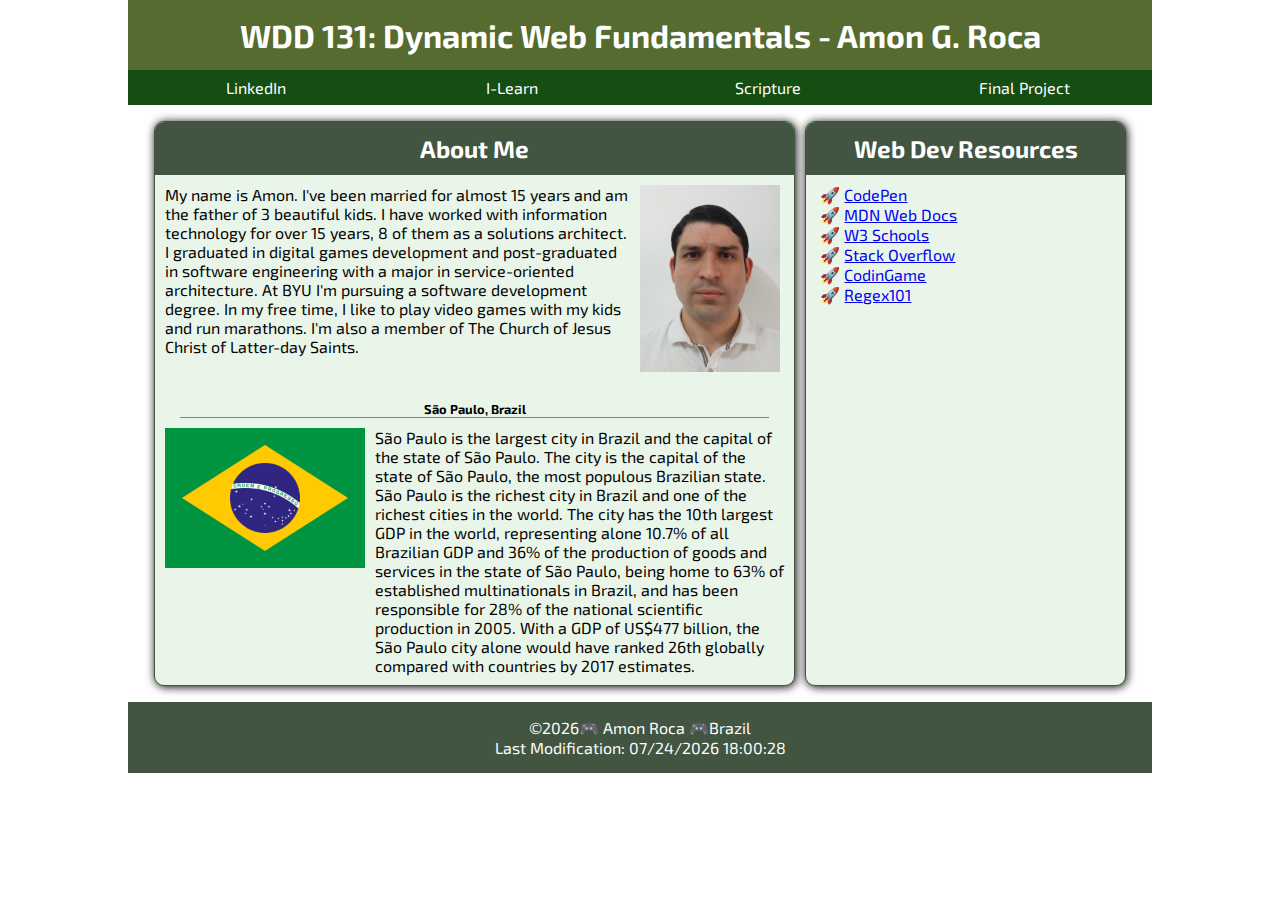
<file: index.html>
<!DOCTYPE html>
<html lang="en-US">
<head>
    <meta charset="UTF-8">
    <meta name="viewport" content="width=device-width, initial-scale=1.0">
    <title>WDD 131 - Dynamic Web Fundamentals - Amon Goes Roca</title>
    <meta name="description" content="WDD 131 - Dynamic Web Fundamentals Amon Goes Roca course assignment portal">
    <meta name="author" content="Amon Roca">
    <link rel="preconnect" href="https://fonts.googleapis.com">
    <link rel="preconnect" href="https://fonts.gstatic.com" crossorigin>
    <link href="https://fonts.googleapis.com/css2?family=Exo+2&display=swap" rel="stylesheet">
    <link rel="stylesheet" href="styles/base.css">
    <script src="scripts/getdates.js" defer></script>
</head>
<body>
    <header>
        <h1>WDD 131: Dynamic Web Fundamentals - Amon G. Roca</h1>
        <nav>
            <ul>
                <li><a href="https://www.linkedin.com/in/amon-roca-57b1b630/">LinkedIn</a></li>
                <li><a href="https://byui.instructure.com/">I-Learn</a></li>
                <li><a href="https://www.churchofjesuschrist.org/study/scriptures/bofm/alma/48?lang=eng&id=p17#p17">Scripture</a></li>
                <li><a href="#">Final Project</a></li>
            </ul>
        </nav>
    </header>
    <main>
        <div class="parent">
            <section>
                <h2>About Me</h2>
                <p class="photo">
                    <span>
                        My name is Amon. I've been married for almost 15 years and am the father of 3 beautiful kids. I have worked with 
                        information technology for over 15 years, 8 of them as a solutions architect. I graduated in digital games development 
                        and post-graduated in software engineering with a major in service-oriented architecture. At BYU I'm pursuing a software 
                        development degree. In my free time, I like to play video games with my kids and run marathons. I'm also a member of The Church of Jesus Christ of Latter-day Saints.
                    </span>
                    <span><img src="images/amon-picture.png" alt="Photo of Amon"></span>
                </p>
                <h3>São Paulo, Brazil</h3>
                <p class="flag">
                    <span><img src="images/brazil-flag.png" alt="Flag of Brazil"></span>
                    <span>
                        São Paulo is the largest city in Brazil and the capital of the state of São Paulo. The city is the capital of the state of São Paulo, the most populous Brazilian state.
                        São Paulo is the richest city in Brazil and one of the richest cities in the world. The city has the 10th largest GDP in the world, representing alone 10.7% of all Brazilian GDP 
                        and 36% of the production of goods and services in the state of São Paulo, being home to 63% of established multinationals in Brazil, and has been responsible for 28% of the national scientific production in 2005. 
                        With a GDP of US$477 billion, the São Paulo city alone would have ranked 26th globally compared with countries by 2017 estimates.
                    </span>
                </p>
            </section>
            <section>
                <h2>Web Dev Resources</h2>
                <ul class="styled">
                    <li>
                        <a href="https://codepen.io/pen/">CodePen</a>
                    </li>
                    <li>
                        <a href="https://developer.mozilla.org/en-US/docs/Web/JavaScript">MDN Web Docs</a>
                    </li>
                    <li>
                        <a href="https://www.w3schools.com/cssref/index.php">W3 Schools</a>
                    </li>
                    <li>
                        <a href="https://stackoverflow.com/">Stack Overflow</a>
                    </li>
                    <li>
                        <a href="https://www.codingame.com/training">CodinGame</a>
                    </li>
                    <li>
                        <a href="https://regex101.com/">Regex101</a>
                    </li>
                </ul>
            </section>
        </div>
    </main>
    <footer>
        <p>
            <span id="year"></span> 
            <span>&#127918; Amon Roca &#127918;</span>
            <span>Brazil</span>
        </p>
        <span id="lastModified"></span>
    </footer>
</body>
</html>
</file>
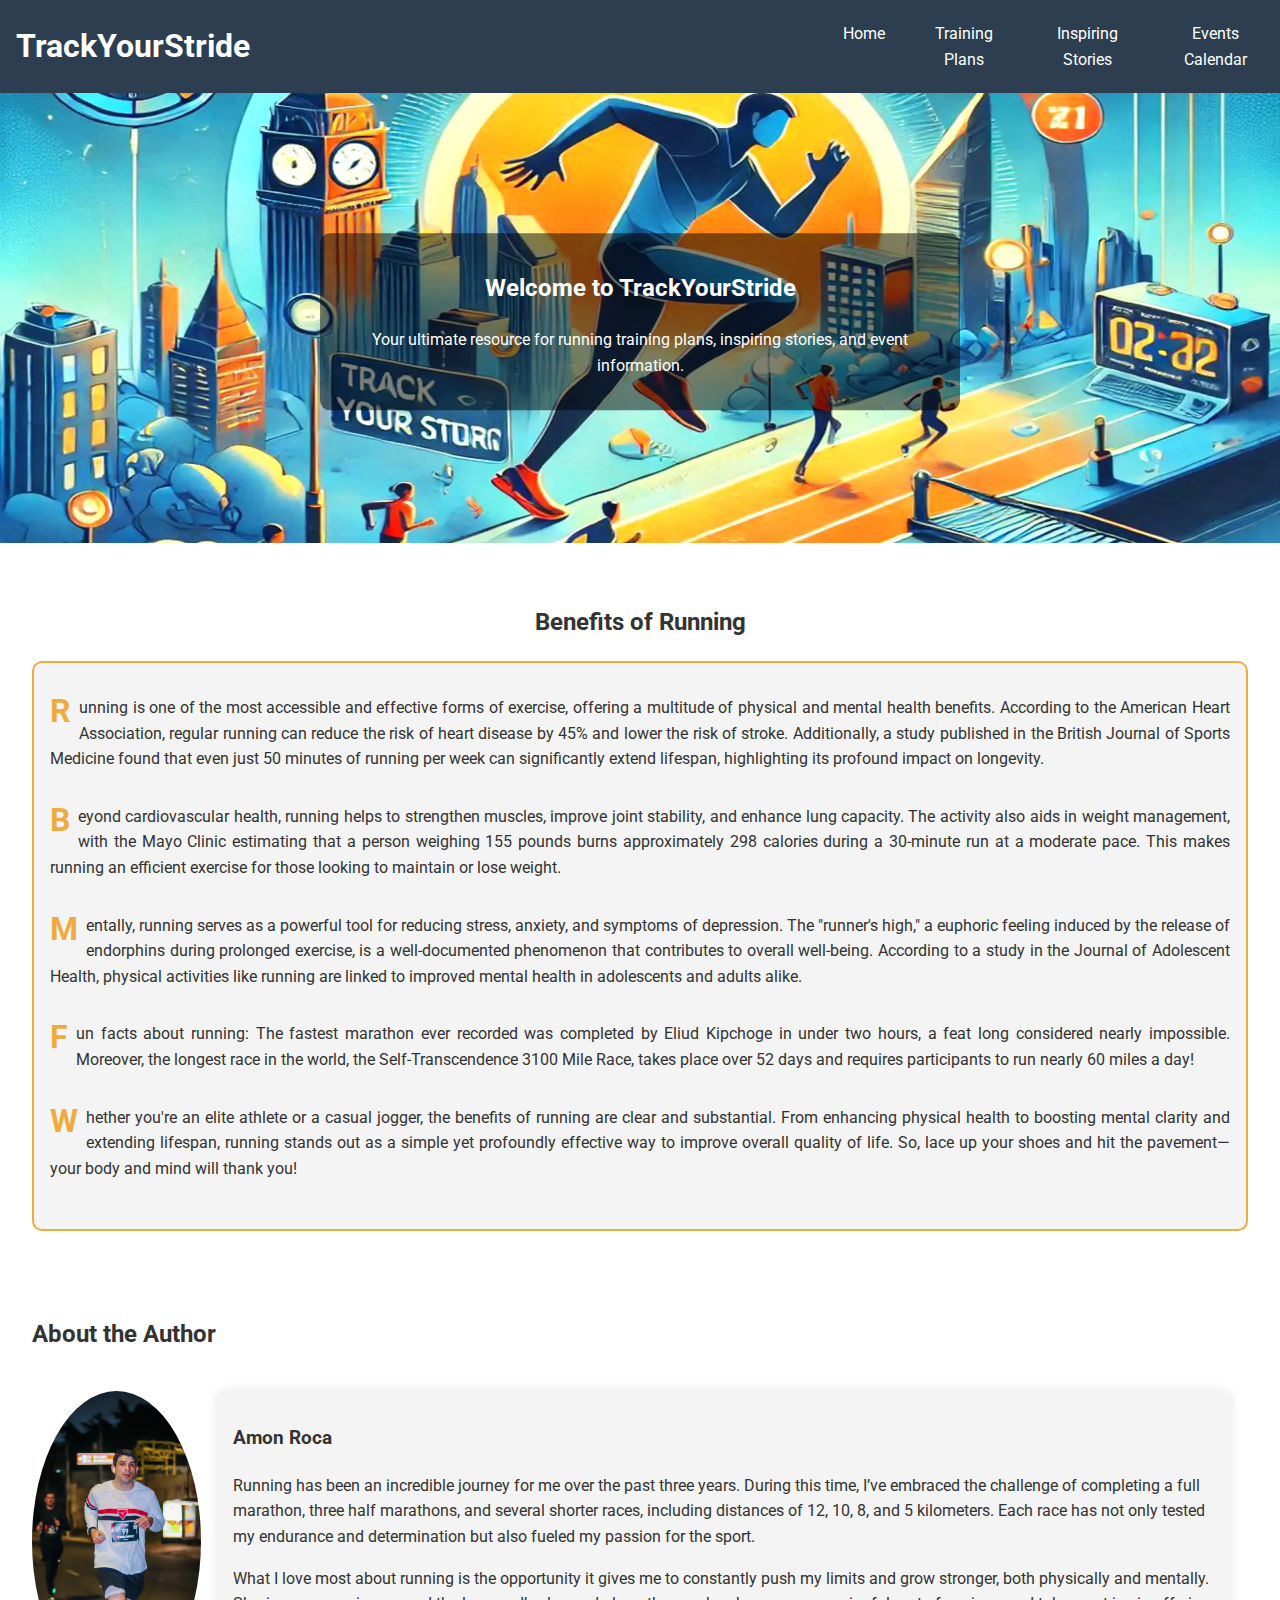
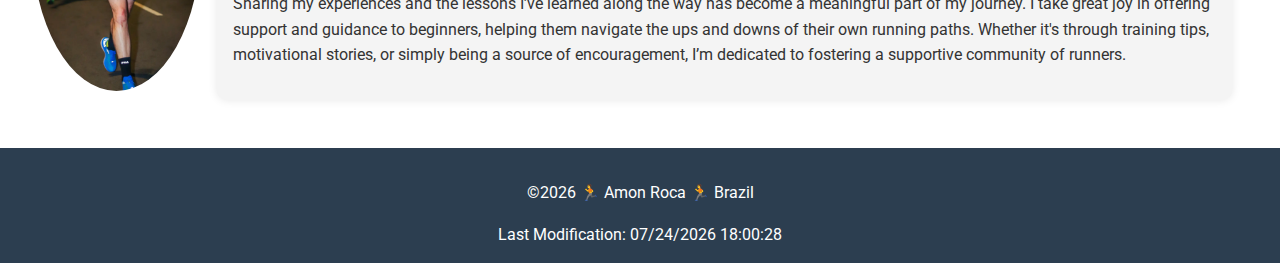
<file: project/index.html>
<!DOCTYPE html>
<html lang="en">
<head>
    <meta charset="UTF-8">
    <meta name="viewport" content="width=device-width, initial-scale=1.0">
    <meta name="description" content="TrackYourStride Home Page">
    <meta name="author" content="Amon Roca">
    <title>TrackYourStride - Home</title>
    <link rel="preconnect" href="https://fonts.googleapis.com">
    <link rel="preconnect" href="https://fonts.gstatic.com" crossorigin>
    <link href="https://fonts.googleapis.com/css2?family=Roboto:ital,wght@0,100;0,300;0,400;0,500;0,700;0,900;1,100;1,300;1,400;1,500;1,700;1,900&display=swap" rel="stylesheet">
    <link rel="stylesheet" href="styles/styles.css">
    <link rel="stylesheet" href="styles/styles-larger.css">
    <script src="scripts/trackyourstride.js" defer></script>
</head>
<body>
    <header>
        <div class="nav-container">
            <h1>TrackYourStride</h1>
            <button id="menu-button" aria-label="Menu">&#9776;</button>
        </div>
        <nav id="navigation" class="hidden">
            <ul>
                <li><a href="index.html">Home</a></li>
                <li><a href="training.html">Training Plans</a></li>
                <li><a href="stories.html">Inspiring Stories</a></li>
                <li><a href="events.html">Events Calendar</a></li>
            </ul>
        </nav>
    </header>
    <main>
        <section class="hero">
            <img src="images/hero-image-color-scheme.webp" alt="Hero Image" loading="lazy">
            <div class="hero-text">
                <h2>Welcome to TrackYourStride</h2>
                <p>Your ultimate resource for running training plans, inspiring stories, and event information.</p>
            </div>
        </section>
        <section class="benefits">
            <h2>Benefits of Running</h2>
            <div class="benefits-card">
                <p>Running is one of the most accessible and effective forms of exercise, offering a multitude of physical and mental health benefits. According to the American Heart Association, regular running can reduce the risk of heart disease by 45% and lower the risk of stroke. Additionally, a study published in the British Journal of Sports Medicine found that even just 50 minutes of running per week can significantly extend lifespan, highlighting its profound impact on longevity.</p>
                <p>Beyond cardiovascular health, running helps to strengthen muscles, improve joint stability, and enhance lung capacity. The activity also aids in weight management, with the Mayo Clinic estimating that a person weighing 155 pounds burns approximately 298 calories during a 30-minute run at a moderate pace. This makes running an efficient exercise for those looking to maintain or lose weight.</p>
                <p>Mentally, running serves as a powerful tool for reducing stress, anxiety, and symptoms of depression. The "runner's high," a euphoric feeling induced by the release of endorphins during prolonged exercise, is a well-documented phenomenon that contributes to overall well-being. According to a study in the Journal of Adolescent Health, physical activities like running are linked to improved mental health in adolescents and adults alike.</p>
                <p>Fun facts about running: The fastest marathon ever recorded was completed by Eliud Kipchoge in under two hours, a feat long considered nearly impossible. Moreover, the longest race in the world, the Self-Transcendence 3100 Mile Race, takes place over 52 days and requires participants to run nearly 60 miles a day!</p>
                <p>Whether you're an elite athlete or a casual jogger, the benefits of running are clear and substantial. From enhancing physical health to boosting mental clarity and extending lifespan, running stands out as a simple yet profoundly effective way to improve overall quality of life. So, lace up your shoes and hit the pavement—your body and mind will thank you!</p>
            </div>
        </section>
        <section class="about-author">
            <h2>About the Author</h2>
            <div class="author-container">
                <div class="author-image">
                    <img src="images/author-profile.webp" alt="Author Image">
                </div>
                <div class="author-description">
                    <div class="card">
                        <h3>Amon Roca</h3>
                        <p>Running has been an incredible journey for me over the past three years. During this time, I’ve embraced the challenge of completing a full marathon, three half marathons, and several shorter races, including distances of 12, 10, 8, and 5 kilometers. Each race has not only tested my endurance and determination but also fueled my passion for the sport.</p>
                        <p>What I love most about running is the opportunity it gives me to constantly push my limits and grow stronger, both physically and mentally. Sharing my experiences and the lessons I’ve learned along the way has become a meaningful part of my journey. I take great joy in offering support and guidance to beginners, helping them navigate the ups and downs of their own running paths. Whether it's through training tips, motivational stories, or simply being a source of encouragement, I’m dedicated to fostering a supportive community of runners.</p>
                    </div>
                </div>
            </div>
        </section>
    </main>
    <footer>
        <p>
            <span id="year"></span> 
            <span>&#127939; Amon Roca &#127939;</span>
            <span>Brazil</span>
        </p>
        <span id="lastModified"></span>
    </footer>
</body>
</html>
</file>
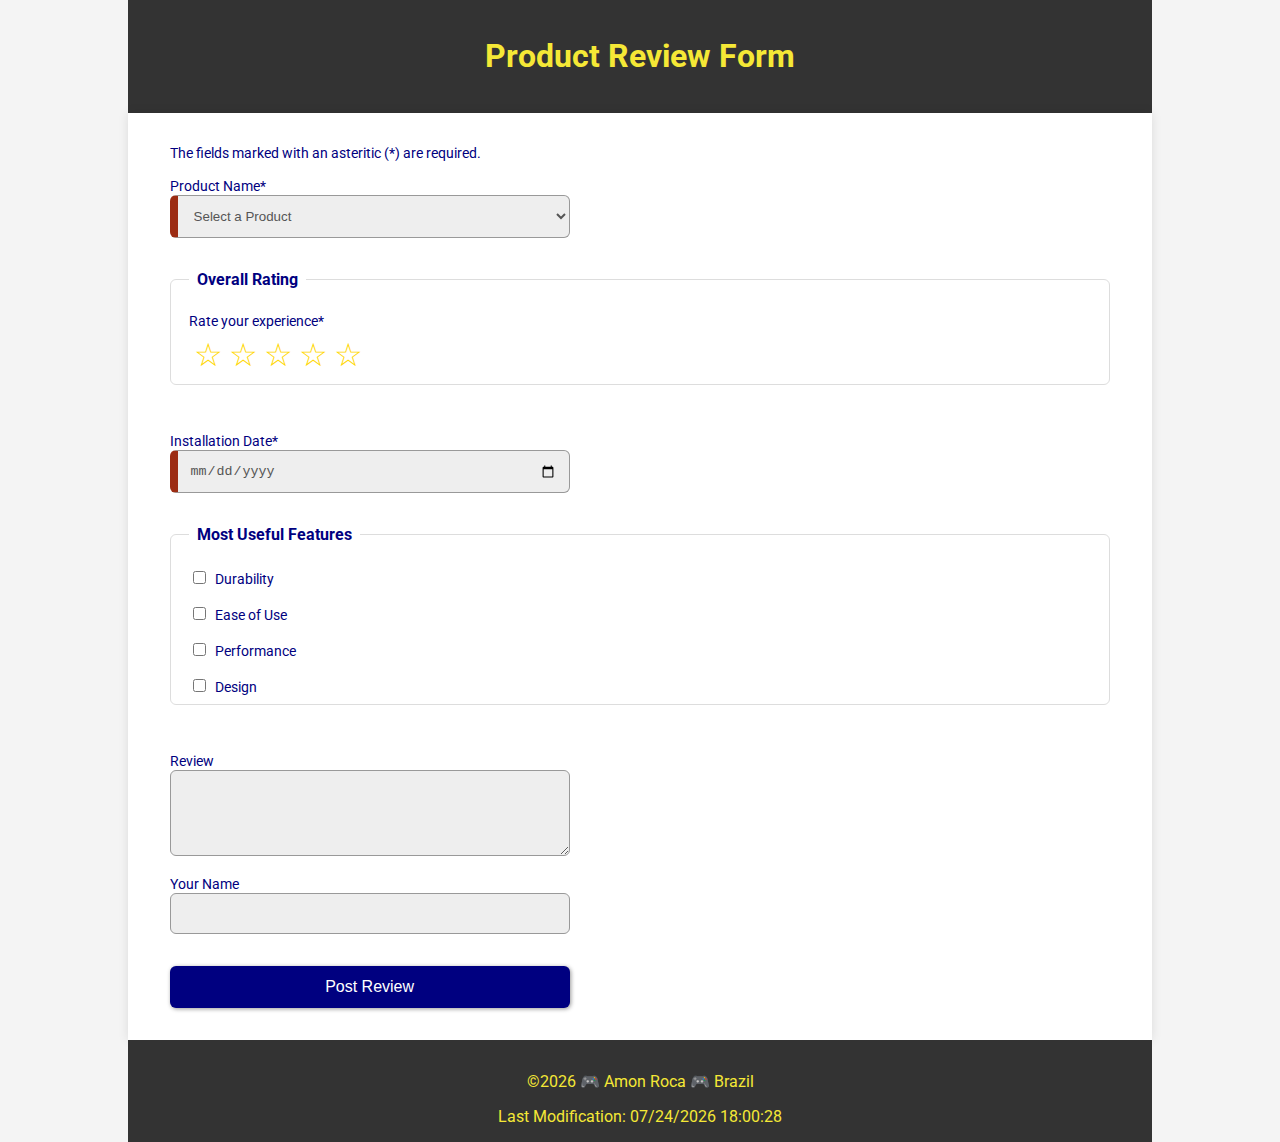
<file: form.html>
<!DOCTYPE html>
<html lang="en">
<head>
    <meta charset="UTF-8">
    <meta name="viewport" content="width=device-width, initial-scale=1.0">
    <meta name="description" content="Form to review and rate a given product">
    <meta name="author" content="Amon Roca">
    <title>Product Review Form</title>
    <link rel="preconnect" href="https://fonts.googleapis.com">
    <link rel="preconnect" href="https://fonts.gstatic.com" crossorigin>
    <link href="https://fonts.googleapis.com/css2?family=Roboto:ital,wght@0,100;0,300;0,400;0,500;0,700;0,900;1,100;1,300;1,400;1,500;1,700;1,900&display=swap" rel="stylesheet">
    <link rel="stylesheet" href="styles/form.css">
    <script src="scripts/form.js" defer></script>
</head>
<body>
    <header>
        <h1>Product Review Form</h1>
    </header>
    <main>
        <form id="product-review-form" method="get" action="review.html" class="prf">
            <label>The fields marked with an asteritic (*) are required.</label>
            <label for="product-list">Product Name*</label>
            <select id="product-list" name="product-list" required>
                <option value="" selected disabled>Select a Product</option>
            </select>

            <fieldset>
                <legend>Overall Rating</legend>
                <label id="fivestar-label">Rate your experience*</label>
                <div class="stars">
                    <input type="radio" id="fivestar" name="stars" value="5" required><label for="fivestar"></label>
                    <input type="radio" id="fourstar" name="stars" value="4" required><label for="fourstar"></label>
                    <input type="radio" id="threestar" name="stars" value="3" required><label for="threestar"></label>
                    <input type="radio" id="twostar" name="stars" value="2" required><label for="twostar"></label>
                    <input type="radio" id="onestar" name="stars" value="1" required><label for="onestar"></label>
                </div>
            </fieldset>

            <label for="installation-date">Installation Date*</label>
            <input type="date" id="installation-date" name="installation-date" required>

            <fieldset>
                <legend>Most Useful Features</legend>
                <label><input type="checkbox" name="features" value="Durability"> Durability</label>
                <label><input type="checkbox" name="features" value="Ease of Use"> Ease of Use</label>
                <label><input type="checkbox" name="features" value="Performance"> Performance</label>
                <label><input type="checkbox" name="features" value="Design"> Design</label>
            </fieldset>

            <label for="review">Review</label>
            <textarea id="review" name="review" rows="4" cols="50"></textarea>

            <label for="name">Your Name</label>
            <input type="text" id="name" name="name">

            <input type="submit" id="btn-post-review" value="Post Review">
        </form>
    </main>
    <footer>
        <p>
            <span id="year"></span> 
            <span>&#127918; Amon Roca &#127918;</span>
            <span>Brazil</span>
        </p>
        <span id="lastModified"></span>
    </footer>
</body>
</html>
</file>
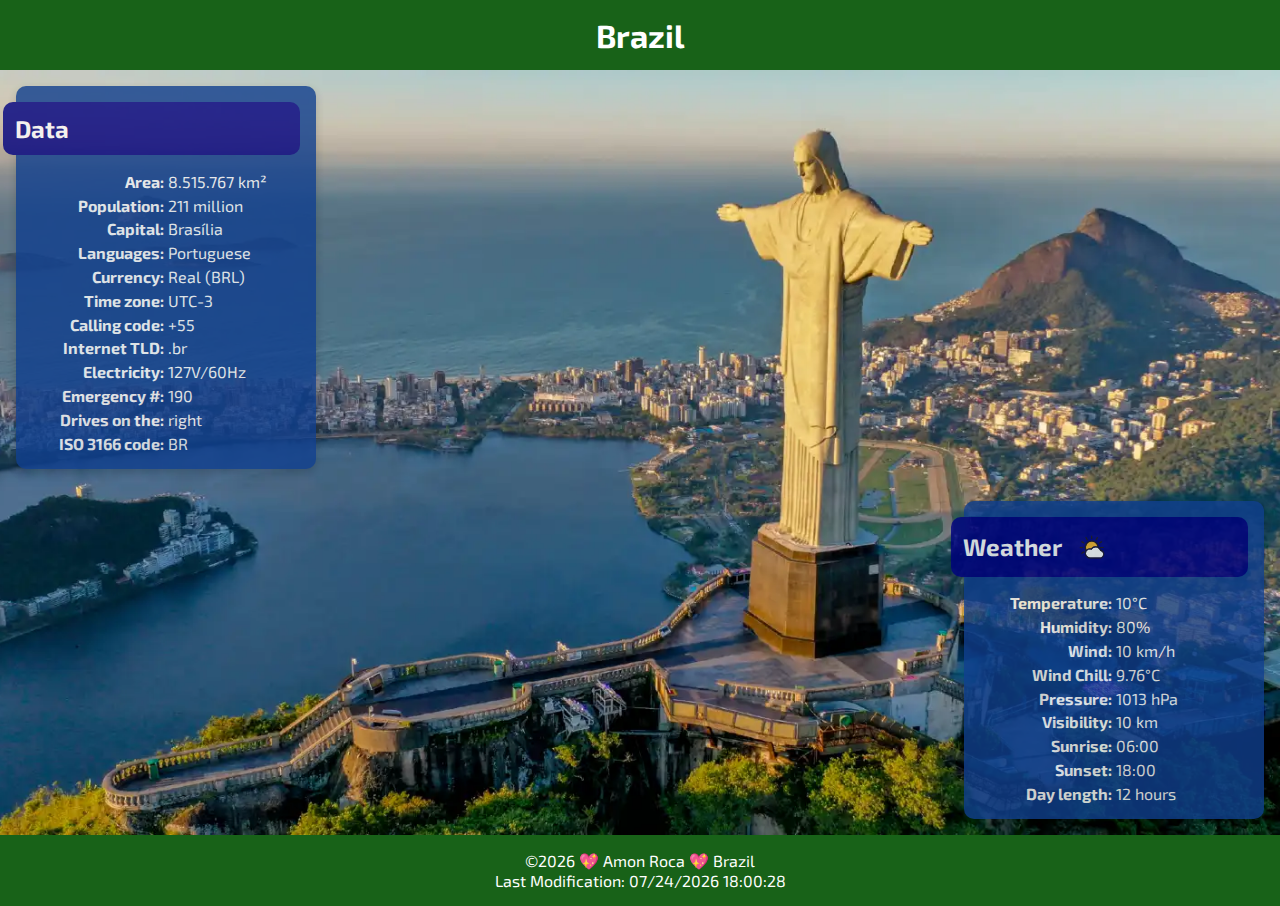
<file: place.html>
<!DOCTYPE html>
<html lang="en">
<head>
    <meta charset="UTF-8">
    <meta name="viewport" content="width=device-width, initial-scale=1.0">
    <meta name="description" content="General information about Brazil">
    <meta name="author" content="Amon Roca">
    <link rel="stylesheet" href="styles/place.css">
    <link rel="stylesheet" href="styles/place-large.css">
    <link rel="preconnect" href="https://fonts.googleapis.com">
    <link rel="preconnect" href="https://fonts.gstatic.com" crossorigin>
    <link href="https://fonts.googleapis.com/css2?family=Exo+2&display=swap" rel="stylesheet">
    <script src="scripts/place.js" defer></script>
    <title>Information about Brazil</title>
</head>
<body>
    <header>
        <h1>Brazil</h1>
    </header>
    <main>
        <div class="container">
            <picture>
                <source srcset="images/christ-the-redeemer-large.webp" media="(min-width: 1000px)">
                <source srcset="images/christ-the-redeemer-medium.webp" media="(min-width: 670px)">
                <img src="images/christ-the-redeemer-smal.webp" alt="Christ the Redeemer">
            </picture>
            <div class="card data">
                <h2>Data</h2>
                <p class="label"><strong>Area:</strong></p><p class="value"> 8.515.767 km²</p>
                <p class="label"><strong>Population:</strong></p><p class="value"> 211 million</p>
                <p class="label"><strong>Capital:</strong></p><p class="value"> Brasília</p>
                <p class="label"><strong>Languages:</strong></p><p class="value"> Portuguese</p>
                <p class="label"><strong>Currency:</strong></p><p class="value"> Real (BRL)</p>
                <p class="label"><strong>Time zone:</strong></p><p class="value"> UTC-3</p>
                <p class="label"><strong>Calling code:</strong></p><p class="value"> +55</p>
                <p class="label"><strong>Internet TLD:</strong></p><p class="value"> .br</p>
                <p class="label"><strong>Electricity:</strong></p><p class="value"> 127V/60Hz</p>
                <p class="label"><strong>Emergency #:</strong></p><p class="value"> 190</p>
                <p class="label"><strong>Drives on the:</strong></p><p class="value"> right</p>
                <p class="label"><strong>ISO 3166 code:</strong></p><p class="value"> BR</p>
            </div>
            <div class="card weather">
                <h2>Weather</h2>
                <!--<img src="images/weather-clouds-sun-sunny-icon.svg" alt="">-->
                <p class="label"><strong>Temperature:</strong></p><p class="value"> 10°C</p>
                <p class="label"><strong>Humidity:</strong></p><p class="value"> 80%</p>
                <p class="label"><strong>Wind:</strong></p><p class="value"> 10 km/h</p>
                <p class="label"><strong>Wind Chill:</strong></p><p id="windChill" class="value"></p>
                <p class="label"><strong>Pressure:</strong></p><p class="value"> 1013 hPa</p>
                <p class="label"><strong>Visibility:</strong></p><p class="value"> 10 km</p>
                <p class="label"><strong>Sunrise:</strong></p><p class="value"> 06:00</p>
                <p class="label"><strong>Sunset:</strong></p><p class="value"> 18:00</p>
                <p class="label"><strong>Day length:</strong></p><p class="value"> 12 hours</p>
            </div>
        </div>
    </main>
    <footer>
        <p>
            <span id="year"></span> 
            <span>&#128150; Amon Roca &#128150;</span>
            <span>Brazil</span>
        </p>
        <span id="lastModified"></span>
    </footer>
</body>
</html>
</file>
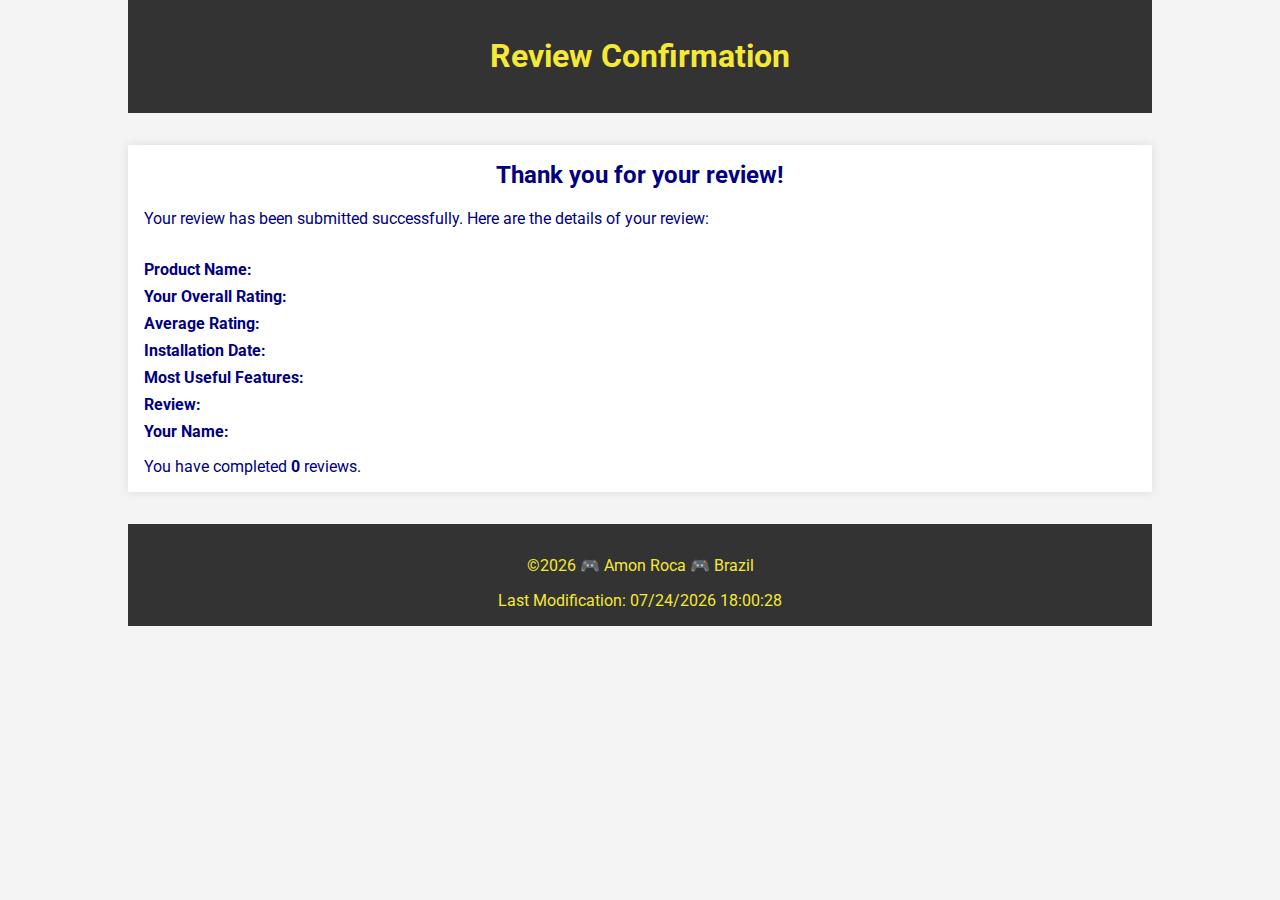
<file: review.html>
<!DOCTYPE html>
<html lang="en">
<head>
    <meta charset="UTF-8">
    <meta name="viewport" content="width=device-width, initial-scale=1.0">
    <meta name="description" content="Product Review Confirmation">
    <meta name="author" content="Amon Roca">
    <title>Review Confirmation</title>
    <link rel="preconnect" href="https://fonts.googleapis.com">
    <link rel="preconnect" href="https://fonts.gstatic.com" crossorigin>
    <link href="https://fonts.googleapis.com/css2?family=Roboto:ital,wght@0,100;0,300;0,400;0,500;0,700;0,900;1,100;1,300;1,400;1,500;1,700;1,900&display=swap" rel="stylesheet">
    <link rel="stylesheet" href="styles/review.css">
    <script src="scripts/review.js" defer></script>
</head>
<body>
    <header>
        <h1>Review Confirmation</h1>
    </header>
    <main>
        <section id="confirmation-message">
            <h2>Thank you for your review!</h2>
            <p>Your review has been submitted successfully. Here are the details of your review:</p>
            <ul>
                <li><strong>Product Name:</strong> <span id="product-name"></span></li>
                <li><strong>Your Overall Rating:</strong> <span id="overall-rating"></span></li>
                <li><strong>Average Rating:</strong> <span id="average-rating"></span></li>
                <li><strong>Installation Date:</strong> <span id="installation-date"></span></li>
                <li><strong>Most Useful Features:</strong> <span id="useful-features"></span></li>
                <li><strong>Review:</strong> <span id="review-text"></span></li>
                <li><strong>Your Name:</strong> <span id="reviewer-name"></span></li>
            </ul>
            <p id="review-count"></p>
        </section>
    </main>
    <footer>
        <p>
            <span id="year"></span> 
            <span>&#127918; Amon Roca &#127918;</span>
            <span>Brazil</span>
        </p>
        <span id="lastModified"></span>
    </footer>
</body>
</html>
</file>
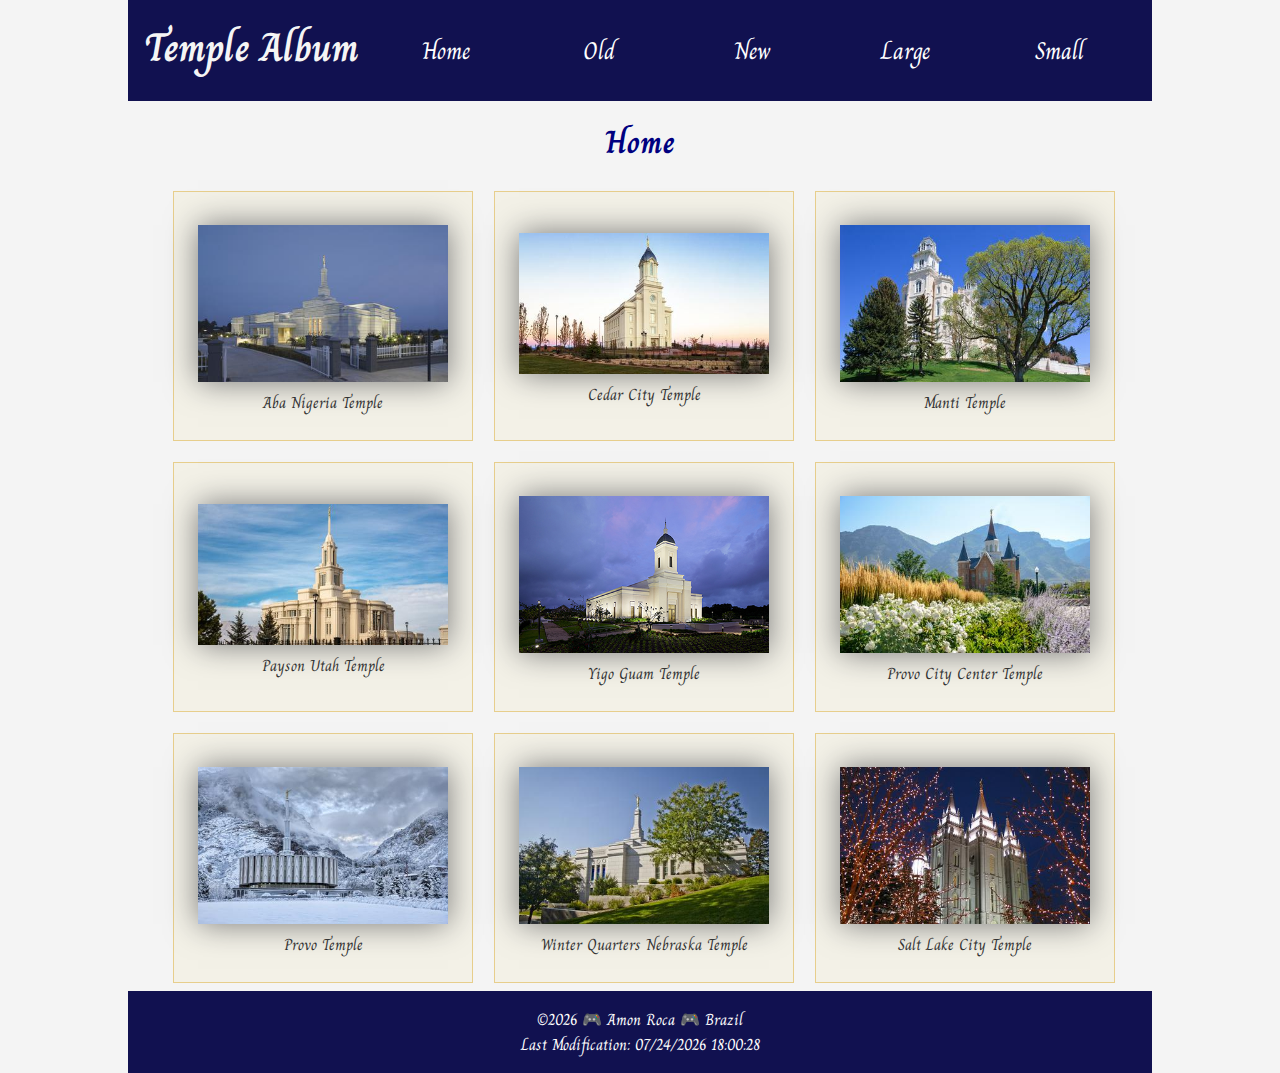
<file: temples.html>
<!DOCTYPE html>
<html lang="en">
<head>
    <meta charset="UTF-8">
    <meta name="viewport" content="width=device-width, initial-scale=1.0">
    <meta name="description" content="Temple Album assignment">
    <meta name="author" content="Amon Roca">
    <link rel="preconnect" href="https://fonts.googleapis.com">
    <link rel="preconnect" href="https://fonts.gstatic.com" crossorigin>
    <link href="https://fonts.googleapis.com/css2?family=Charm:wght@400;700&display=swap" rel="stylesheet">
    <title>Temple Album</title>
    <link rel="stylesheet" href="styles/temples.css">
    <link rel="stylesheet" href="styles/temples-large.css">
    <script src="scripts/temples.js" defer></script>
</head>
<body>
    <header>
        <h1>Temple Album</h1>
        <button id="menu"></button>
        <nav class="navigation">
            <a href="#" title="Home">Home</a>
            <a href="#" title="Old">Old</a>
            <a href="#" title="New">New</a>
            <a href="#" title="Large">Large</a>
            <a href="#" title="Small">Small</a>
        </nav>
    </header>
    <main>
        <h2 class="page-title">Home</h2>
        <section id="temple-container">
            <figure class="temple-card">
                <img src="images/aba-nigeria-temple.jpg" alt="Aba Nigeria Temple">
                <figcaption>Aba Nigeria Temple</figcaption>
            </figure>
            <figure class="temple-card">
                <img src="images/cedar-city.jpg" alt="Cedar City Temple">
                <figcaption>Cedar City Temple</figcaption>
            </figure>
            <figure class="temple-card">
                <img src="images/manti-temple.jpg" alt="Manti Temple">
                <figcaption>Manti Temple</figcaption>
            </figure>
            <figure class="temple-card">
                <img src="images/payson-utah-temple.jpg" alt="Payson Utah Temple">
                <figcaption>Payson Utah Temple</figcaption>
            </figure>
            <figure class="temple-card">
                <img src="images/yigo-guam-temple.jpg" alt="Yigo Guam Temple">
                <figcaption>Yigo Guam Temple</figcaption>
            </figure>
            <figure class="temple-card">
                <img src="images/provo-city-center-temple.jpg" alt="Provo City Center Temple">
                <figcaption>Provo City Center Temple</figcaption>
            </figure>
            <figure class="temple-card">
                <img src="images/provo-temple.jpg" alt="Provo Temple">
                <figcaption>Provo Temple</figcaption>
            </figure>
            <figure class="temple-card">
                <img src="images/winter-quarters-nebraska-temple.jpg" alt="Winter Quarters Nebraska Temple">
                <figcaption>Winter Quarters Nebraska Temple</figcaption>
            </figure>
            <figure class="temple-card">
                <img src="images/salt-lake-city-temple.jpg" alt="Salt Lake City Temple">
                <figcaption>Salt Lake City Temple</figcaption>
            </figure>
        </section>
    </main>
    <footer>
        <p>
            <span id="year"></span> 
            <span>&#127918; Amon Roca &#127918;</span>
            <span>Brazil</span>
        </p>
        <span id="lastModified"></span>
    </footer>
</body>
</html>
</file>
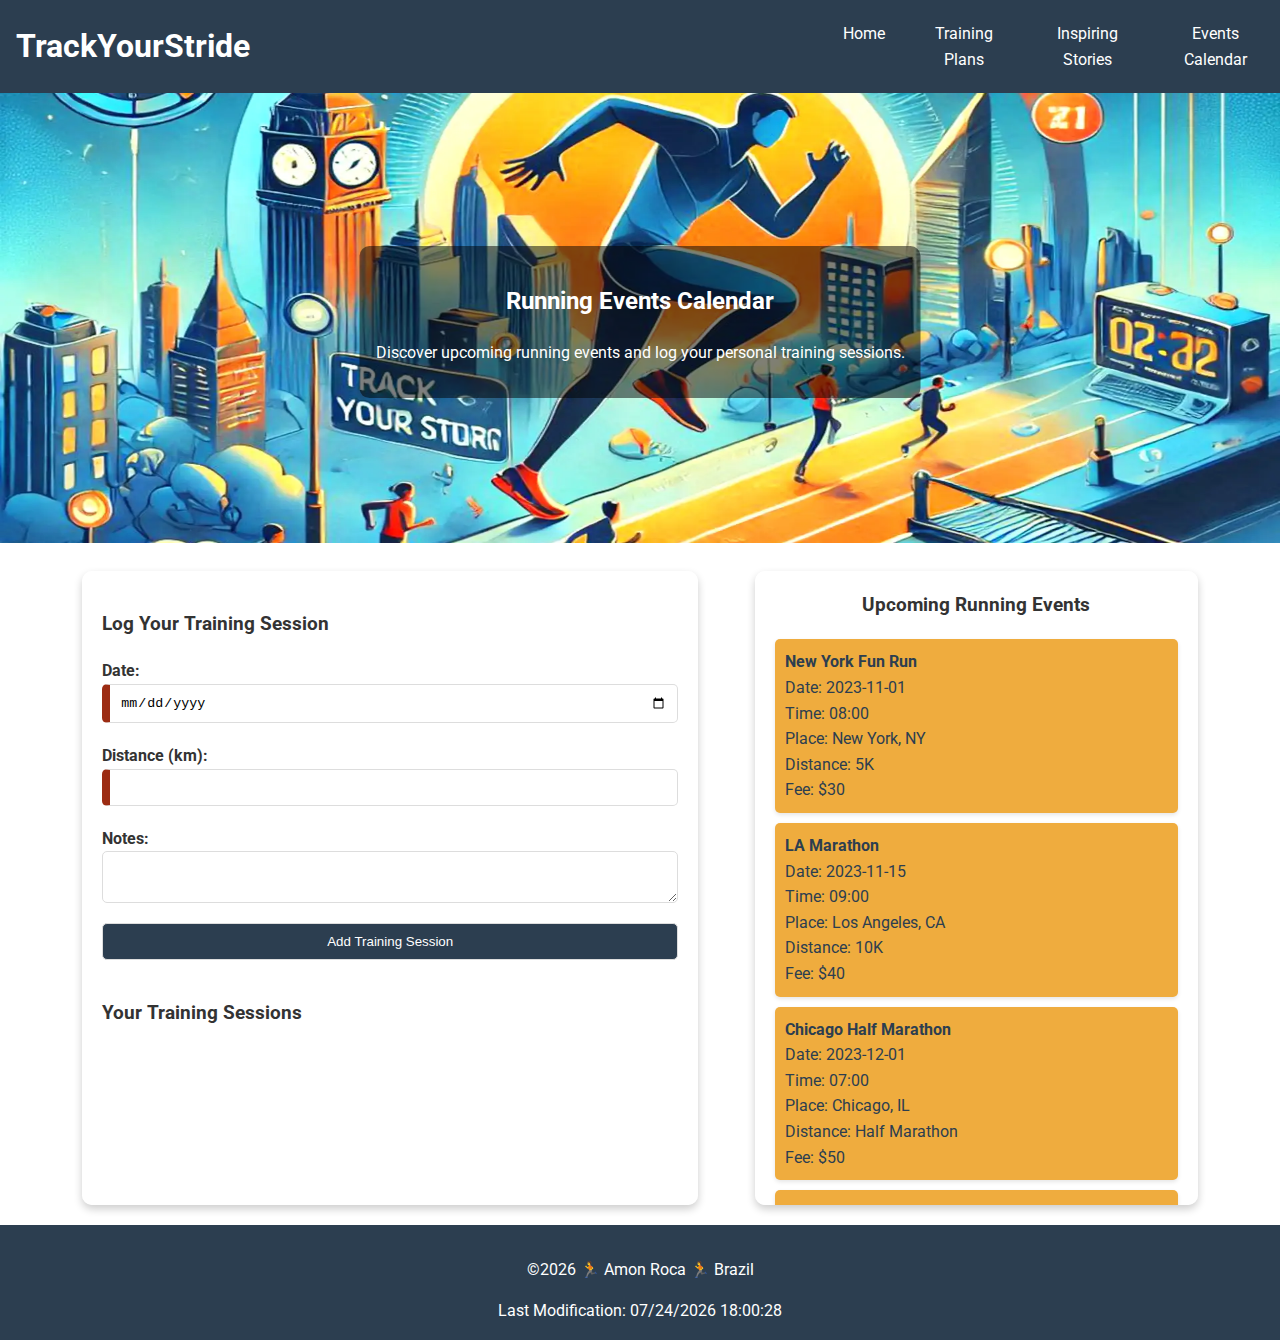
<file: project/events.html>
<!DOCTYPE html>
<html lang="en">
<head>
    <meta charset="UTF-8">
    <meta name="viewport" content="width=device-width, initial-scale=1.0">
    <title>TrackYourStride - Events</title>
    <meta name="description" content="TrackYourStride Running Events Calendar">
    <meta name="author" content="Amon Roca">
    <link rel="preconnect" href="https://fonts.googleapis.com">
    <link rel="preconnect" href="https://fonts.gstatic.com" crossorigin>
    <link href="https://fonts.googleapis.com/css2?family=Roboto:ital,wght@0,100;0,300;0,400;0,500;0,700;0,900;1,100;1,300;1,400;1,500;1,700;1,900&display=swap" rel="stylesheet">
    <link rel="stylesheet" href="styles/styles.css">
    <link rel="stylesheet" href="styles/styles-larger.css">
    <script src="scripts/trackyourstride.js" defer></script>
    <script src="scripts/events.js" defer></script>
</head>
<body>
    <header>
        <div class="nav-container">
            <h1>TrackYourStride</h1>
            <button id="menu-button" aria-label="Menu">&#9776;</button>
        </div>
        <nav id="navigation" class="hidden">
            <ul>
                <li><a href="index.html">Home</a></li>
                <li><a href="training.html">Training Plans</a></li>
                <li><a href="stories.html">Inspiring Stories</a></li>
                <li><a href="events.html">Events Calendar</a></li>
            </ul>
        </nav>
    </header>
    <main>
        <div class="hero">
            <img src="images/hero-image-color-scheme.webp" alt="Training Plans Hero Image" loading="lazy">
            <div class="hero-text">
                <h2>Running Events Calendar</h2>
                <p>Discover upcoming running events and log your personal training sessions.</p>
            </div>
        </div>
        <div class="content">
            <section class="training-log">
                <h3>Log Your Training Session</h3>
                <form id="trainingForm">
                    <label for="date">Date:</label>
                    <input type="date" id="date" required>
                    <label for="distance">Distance (km):</label>
                    <input type="number" id="distance" step="0.1" required>
                    <label for="notes">Notes:</label>
                    <textarea id="notes"></textarea>
                    <button type="submit">Add Training Session</button>
                </form>
                <h3>Your Training Sessions</h3>
                <ul id="trainingList"></ul>
            </section>
            <section class="events-list">
                <h3>Upcoming Running Events</h3>
                <ul id="eventsList"></ul>
            </section>
        </div>
    </main>
    <footer>
        <p>
            <span id="year"></span> 
            <span>&#127939; Amon Roca &#127939;</span>
            <span>Brazil</span>
        </p>
        <span id="lastModified"></span>
    </footer>
</body>
</html>
</file>
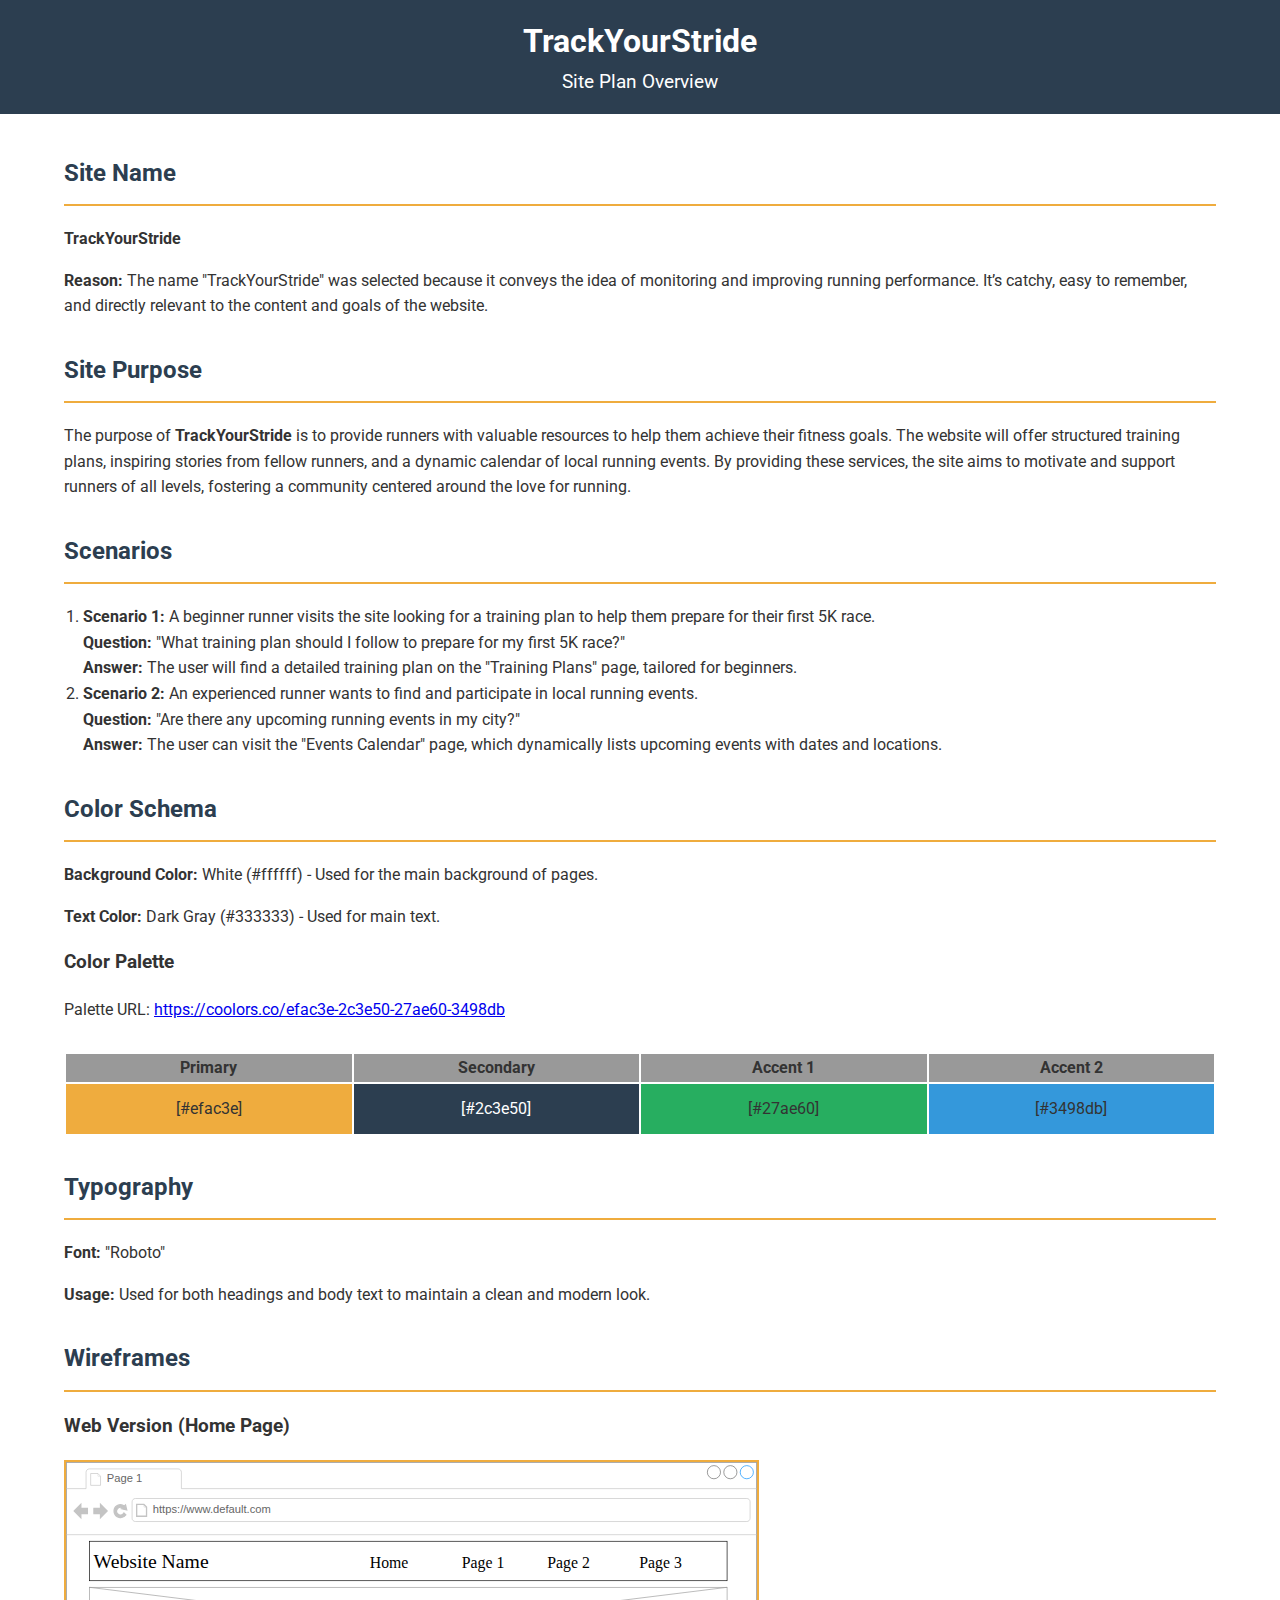
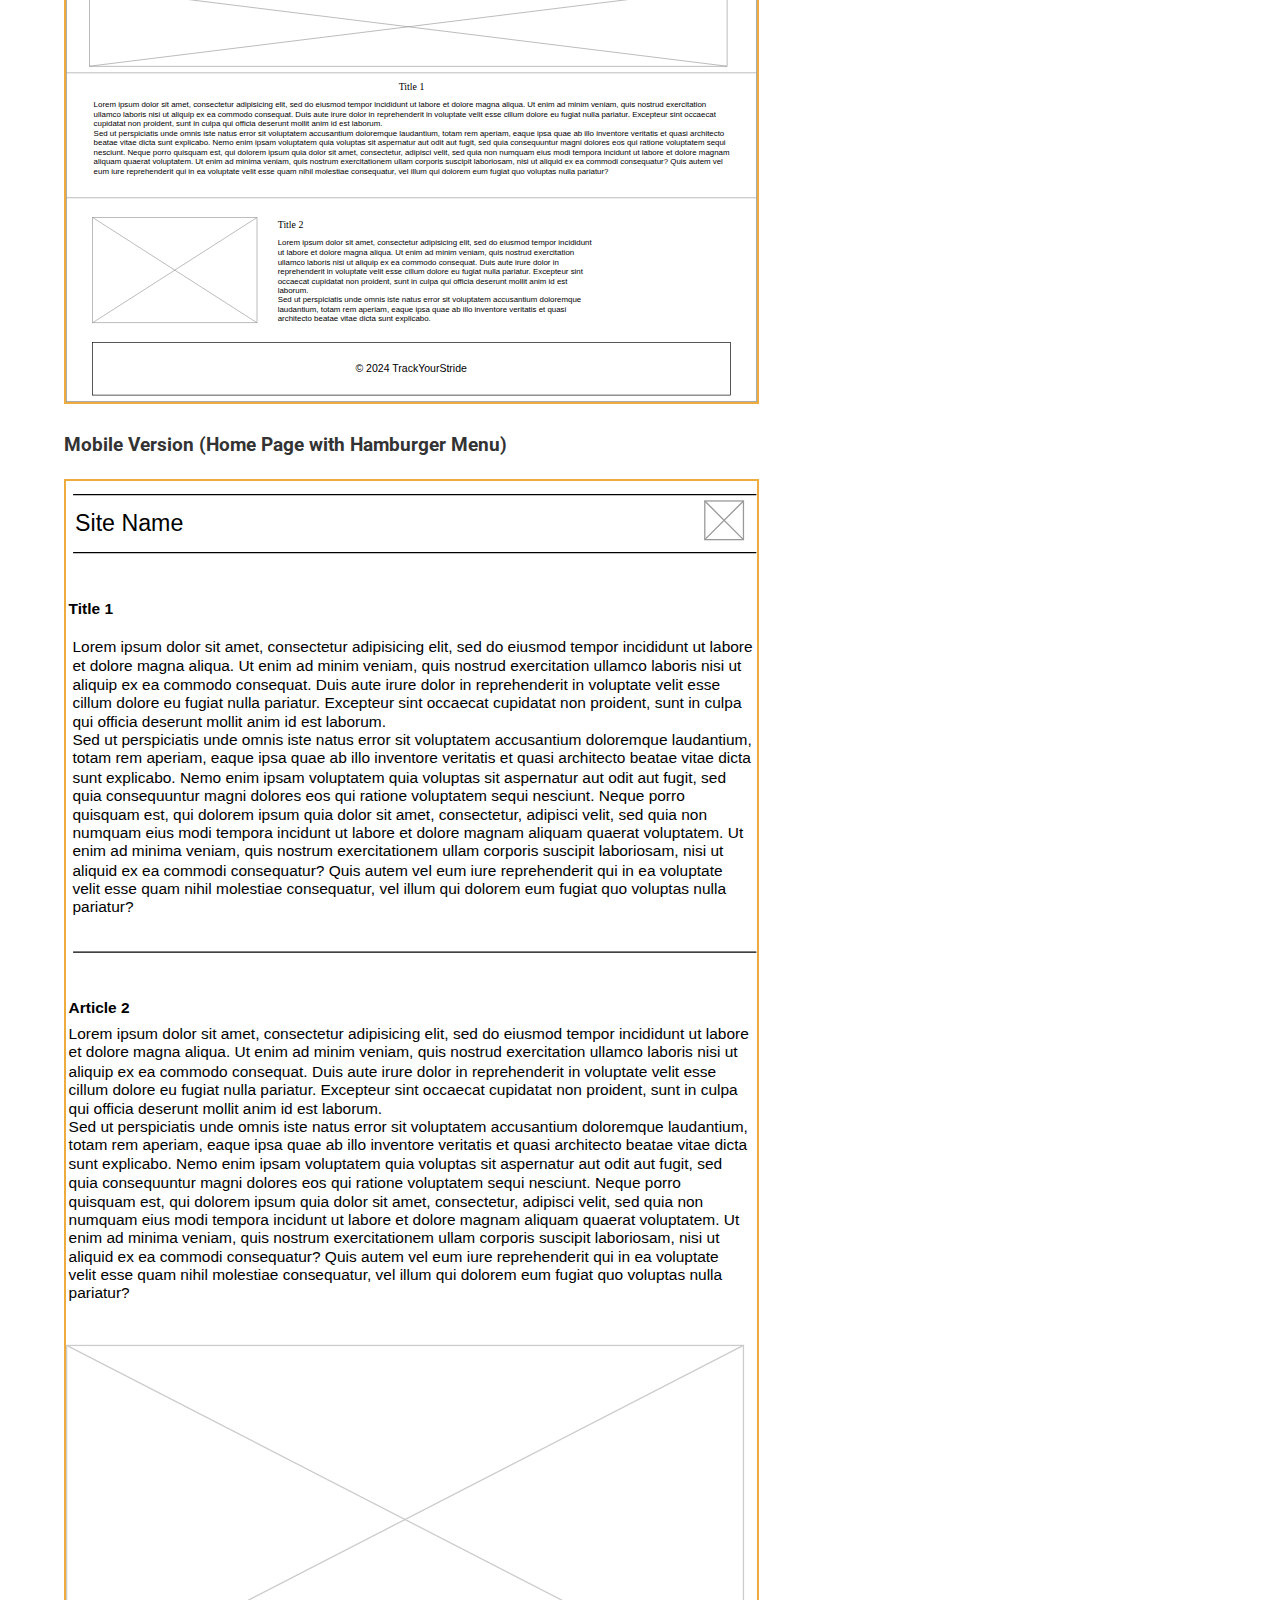
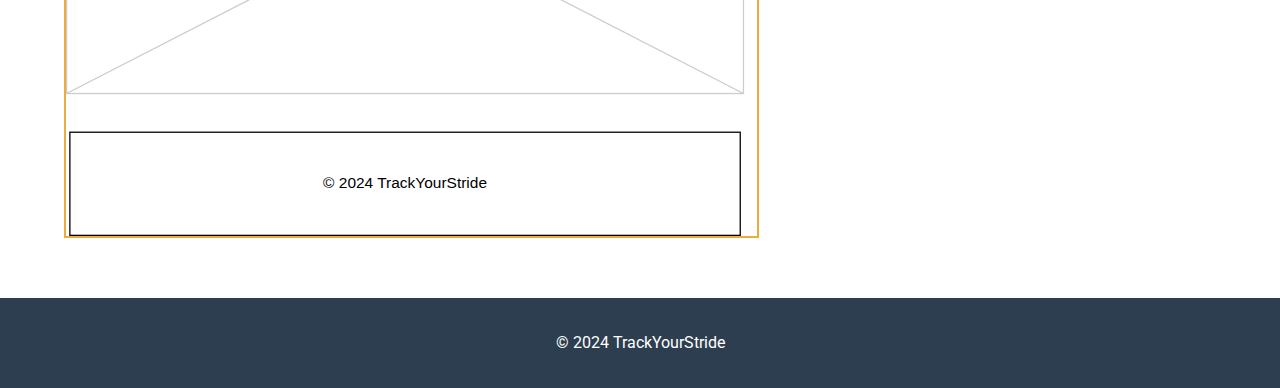
<file: project/siteplan.html>
<!DOCTYPE html>
<html lang="en">
<head>
    <meta charset="UTF-8">
    <meta name="viewport" content="width=device-width, initial-scale=1.0">
    <meta name="description" content="Site Plan for TrackYourStride">
    <meta name="author" content="Amon Roca">
    <title>Site Plan for TrackYourStride</title>
    <link rel="stylesheet" href="styles/siteplan.css">
    <link rel="preconnect" href="https://fonts.googleapis.com">
    <link rel="preconnect" href="https://fonts.gstatic.com" crossorigin>
    <link href="https://fonts.googleapis.com/css2?family=Roboto:wght@400;700&display=swap" rel="stylesheet">
</head>
<body>
    <header>
        <h1>TrackYourStride</h1>
        <p>Site Plan Overview</p>
    </header>
    <main>
        <section>
            <h2>Site Name</h2>
            <p><strong>TrackYourStride</strong></p>
            <p><strong>Reason:</strong> The name "TrackYourStride" was selected because it conveys the idea of monitoring and improving running performance. It’s catchy, easy to remember, and directly relevant to the content and goals of the website.</p>
        </section>

        <section>
            <h2>Site Purpose</h2>
            <p>The purpose of <strong>TrackYourStride</strong> is to provide runners with valuable resources to help them achieve their fitness goals. The website will offer structured training plans, inspiring stories from fellow runners, and a dynamic calendar of local running events. By providing these services, the site aims to motivate and support runners of all levels, fostering a community centered around the love for running.</p>
        </section>

        <section>
            <h2>Scenarios</h2>
            <ol>
                <li><strong>Scenario 1:</strong> A beginner runner visits the site looking for a training plan to help them prepare for their first 5K race.
                    <br><strong>Question:</strong> "What training plan should I follow to prepare for my first 5K race?"
                    <br><strong>Answer:</strong> The user will find a detailed training plan on the "Training Plans" page, tailored for beginners.</li>
                <li><strong>Scenario 2:</strong> An experienced runner wants to find and participate in local running events.
                    <br><strong>Question:</strong> "Are there any upcoming running events in my city?"
                    <br><strong>Answer:</strong> The user can visit the "Events Calendar" page, which dynamically lists upcoming events with dates and locations.</li>
            </ol>
        </section>

        <section>
            <h2>Color Schema</h2>
            <p><strong>Background Color:</strong> White (#ffffff) - Used for the main background of pages.</p>
            <p><strong>Text Color:</strong> Dark Gray (#333333) - Used for main text.</p>
            <h3>
                Color Palette
            </h3>

              Palette URL: <a href="https://coolors.co/efac3e-2c3e50-27ae60-3498db" target="_blank">https://coolors.co/efac3e-2c3e50-27ae60-3498db</a>
        
        
              <table class="colors">
                <tr><th>Primary</th><th>Secondary</th><th>Accent 1</th><th>Accent 2</th></tr>
                <tr><td class="primary font-color-white">[#efac3e]</td><td class="secondary">[#2c3e50]</td><td class="accent1">[#27ae60]</td><td class="accent2">[#3498db]</td></tr>
              </table>
        </section>

        <section>
            <h2>Typography</h2>
            <p><strong>Font:</strong> "Roboto"</p>
            <p><strong>Usage:</strong> Used for both headings and body text to maintain a clean and modern look.</p>
        </section>
        <section>
            <h2>Wireframes</h2>
            <h3>Web Version (Home Page)</h3>
            <img src="images/TrackYourStride.svg" alt="Home Desktop Wireframe">
            <h3>Mobile Version (Home Page with Hamburger Menu)</h3>
            <img src="images/TrackYourStrideMobile.svg" alt="Mobile Desktop Wireframe">
        </section>
    </main>
    <footer>
        <p>&copy; 2024 TrackYourStride</p>
    </footer>
</body>
</html>
</file>
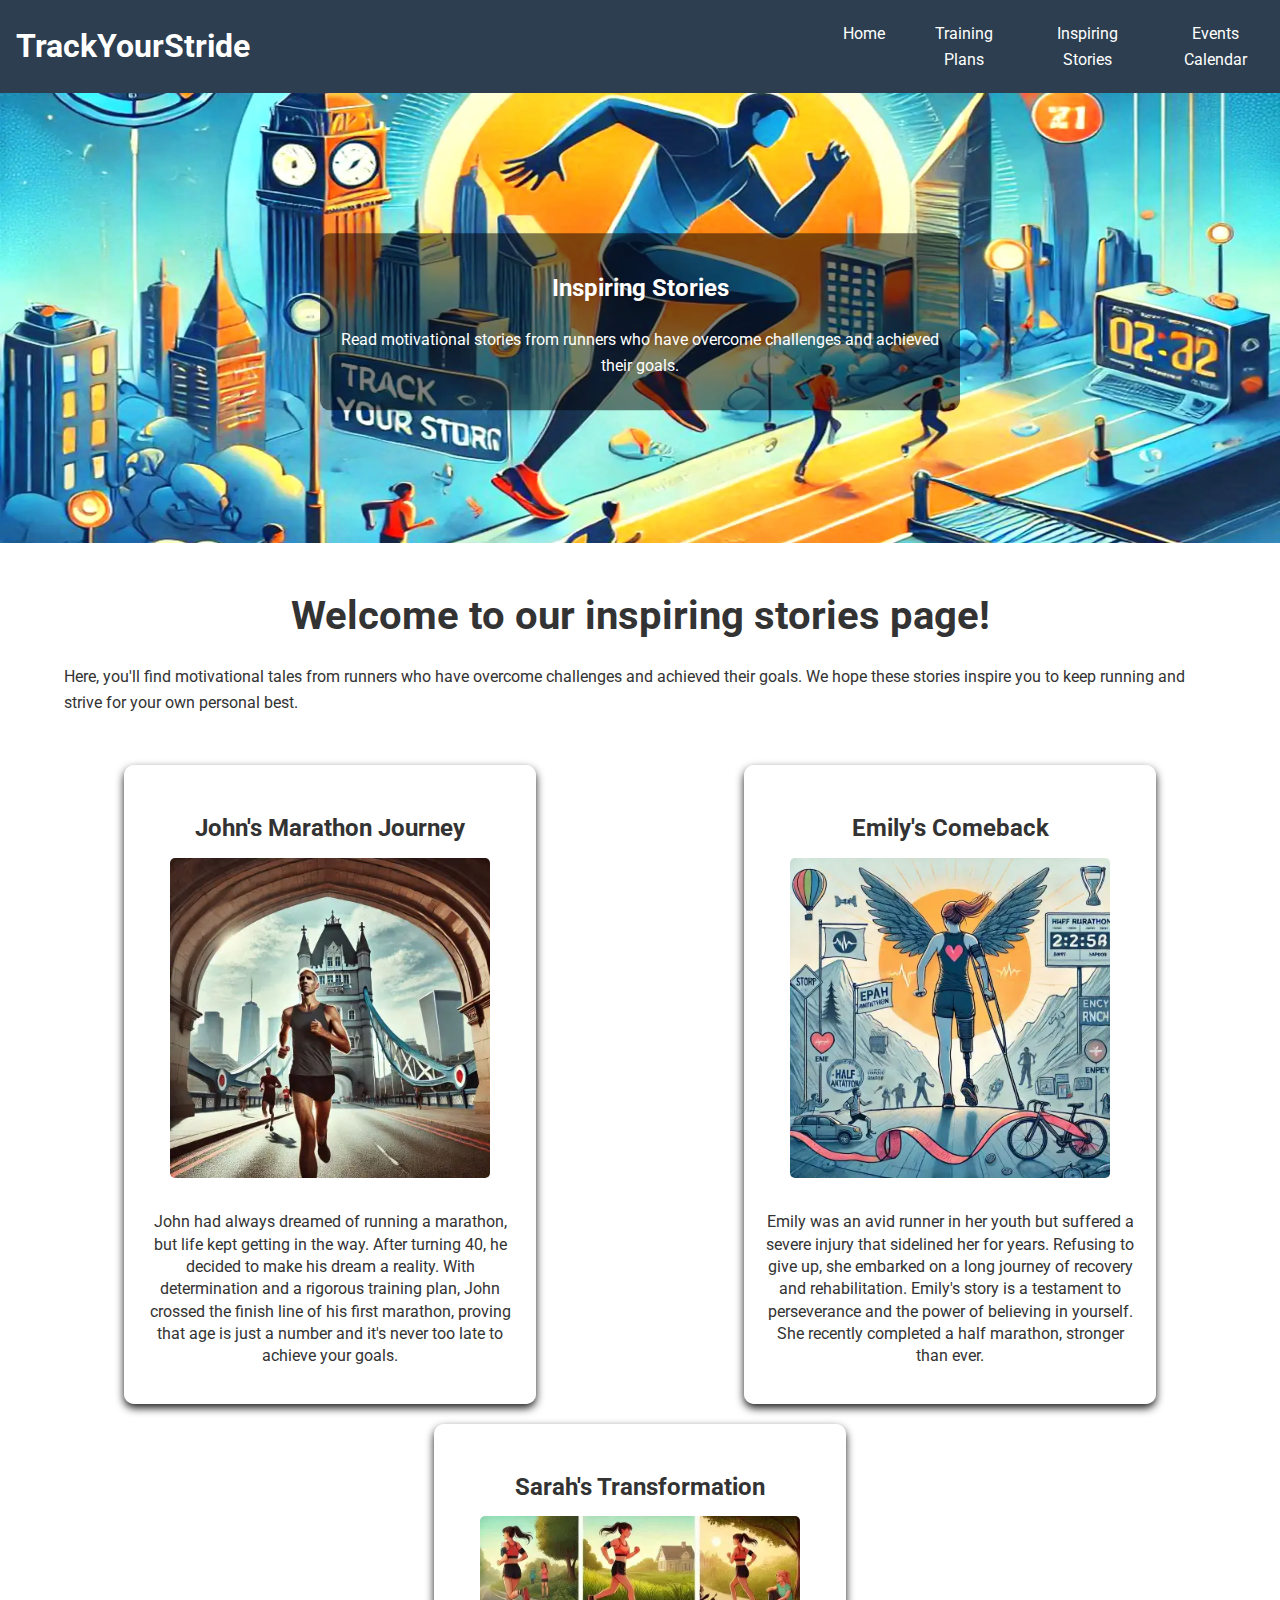
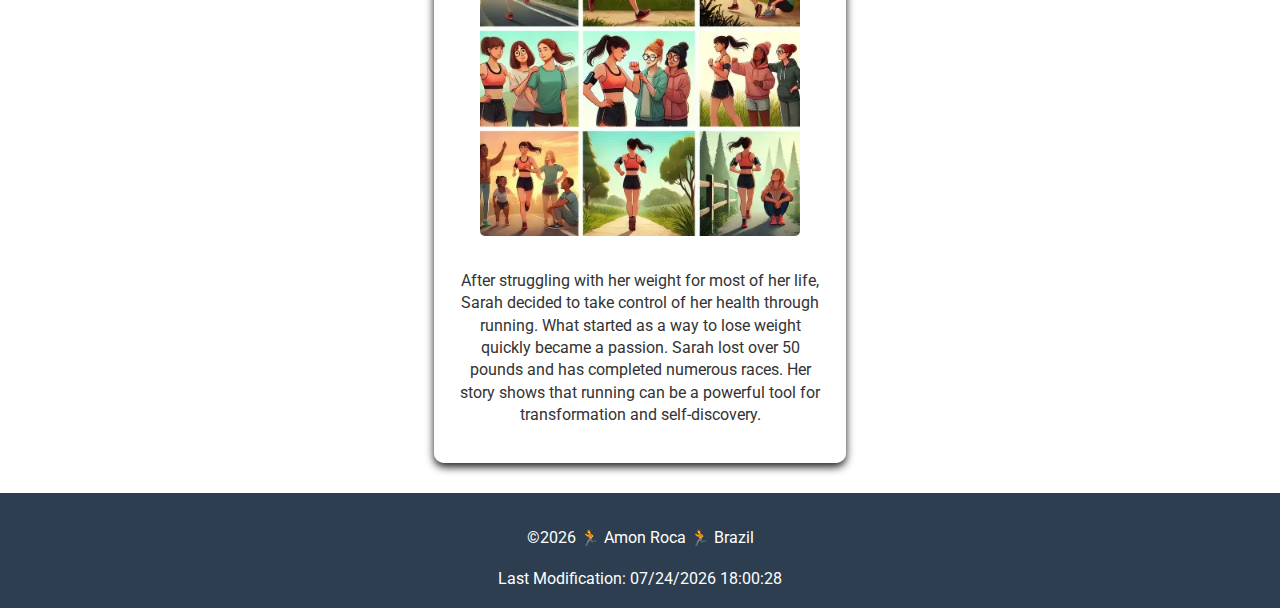
<file: project/stories.html>
<!DOCTYPE html>
<html lang="en">
<head>
    <meta charset="UTF-8">
    <meta name="viewport" content="width=device-width, initial-scale=1.0">
    <meta name="description" content="TrackYourStride Inspiring Stories Page">
    <meta name="author" content="Amon Roca">
    <title>TrackYourStride - Inspiring Stories</title>
    <link rel="preconnect" href="https://fonts.googleapis.com">
    <link rel="preconnect" href="https://fonts.gstatic.com" crossorigin>
    <link href="https://fonts.googleapis.com/css2?family=Roboto:ital,wght@0,100;0,300;0,400;0,500;0,700;0,900;1,100;1,300;1,400;1,500;1,700;1,900&display=swap" rel="stylesheet">
    <link rel="stylesheet" href="styles/styles.css">
    <link rel="stylesheet" href="styles/styles-larger.css">
    <script src="scripts/trackyourstride.js" defer></script>
</head>
<body>
    <header>
        <div class="nav-container">
            <h1>TrackYourStride</h1>
            <button id="menu-button" aria-label="Menu">&#9776;</button>
        </div>
        <nav id="navigation" class="hidden">
            <ul>
                <li><a href="index.html">Home</a></li>
                <li><a href="training.html">Training Plans</a></li>
                <li><a href="stories.html">Inspiring Stories</a></li>
                <li><a href="events.html">Events Calendar</a></li>
            </ul>
        </nav>
    </header>
    <main>
        <div class="hero">
            <img src="images/hero-image-color-scheme.webp" alt="Training Plans Hero Image" loading="lazy">
            <div class="hero-text">
                <h2>Inspiring Stories</h2>
                <p>Read motivational stories from runners who have overcome challenges and achieved their goals.</p>
            </div>
        </div>
        <section class="intro">
            <h2>Welcome to our inspiring stories page!</h2>
            <p>Here, you'll find motivational tales from runners who have overcome
                challenges and achieved their goals. We hope these stories inspire you to keep running and strive for your
                own personal best.</p>
        </section>
        <section class="stories">
            <div class="card-stories">
                <h3>John's Marathon Journey</h3> <img src="images/john-running.webp" alt="John running a marathon" loading="lazy">
                <p>John had always dreamed of running a marathon, but life kept getting in the way. After turning 40, he
                    decided to make his dream a reality. With determination and a rigorous training plan, John crossed the
                    finish line of his first marathon, proving that age is just a number and it's never too late to achieve
                    your goals.</p>
            </div>
            <div class="card-stories">
                <h3>Emily's Comeback</h3> <img src="images/emily-runner.webp" alt="Emily running" loading="lazy">
                <p>Emily was an avid runner in her youth but suffered a severe injury that sidelined her for years. Refusing
                    to give up, she embarked on a long journey of recovery and rehabilitation. Emily's story is a testament
                    to perseverance and the power of believing in yourself. She recently completed a half marathon, stronger
                    than ever.</p>
            </div>
            <div class="card-stories">
                <h3>Sarah's Transformation</h3> <img src="images/sarah-transformation.webp" alt="Sarah after a race">
                <p>After struggling with her weight for most of her life, Sarah decided to take control of her health
                    through running. What started as a way to lose weight quickly became a passion. Sarah lost over 50
                    pounds and has completed numerous races. Her story shows that running can be a powerful tool for
                    transformation and self-discovery.</p>
            </div>
        </section>
    </main>
    <footer>
        <p>
            <span id="year"></span> 
            <span>&#127939; Amon Roca &#127939;</span>
            <span>Brazil</span>
        </p>
        <span id="lastModified"></span>
    </footer>
</body>
</html>
</file>
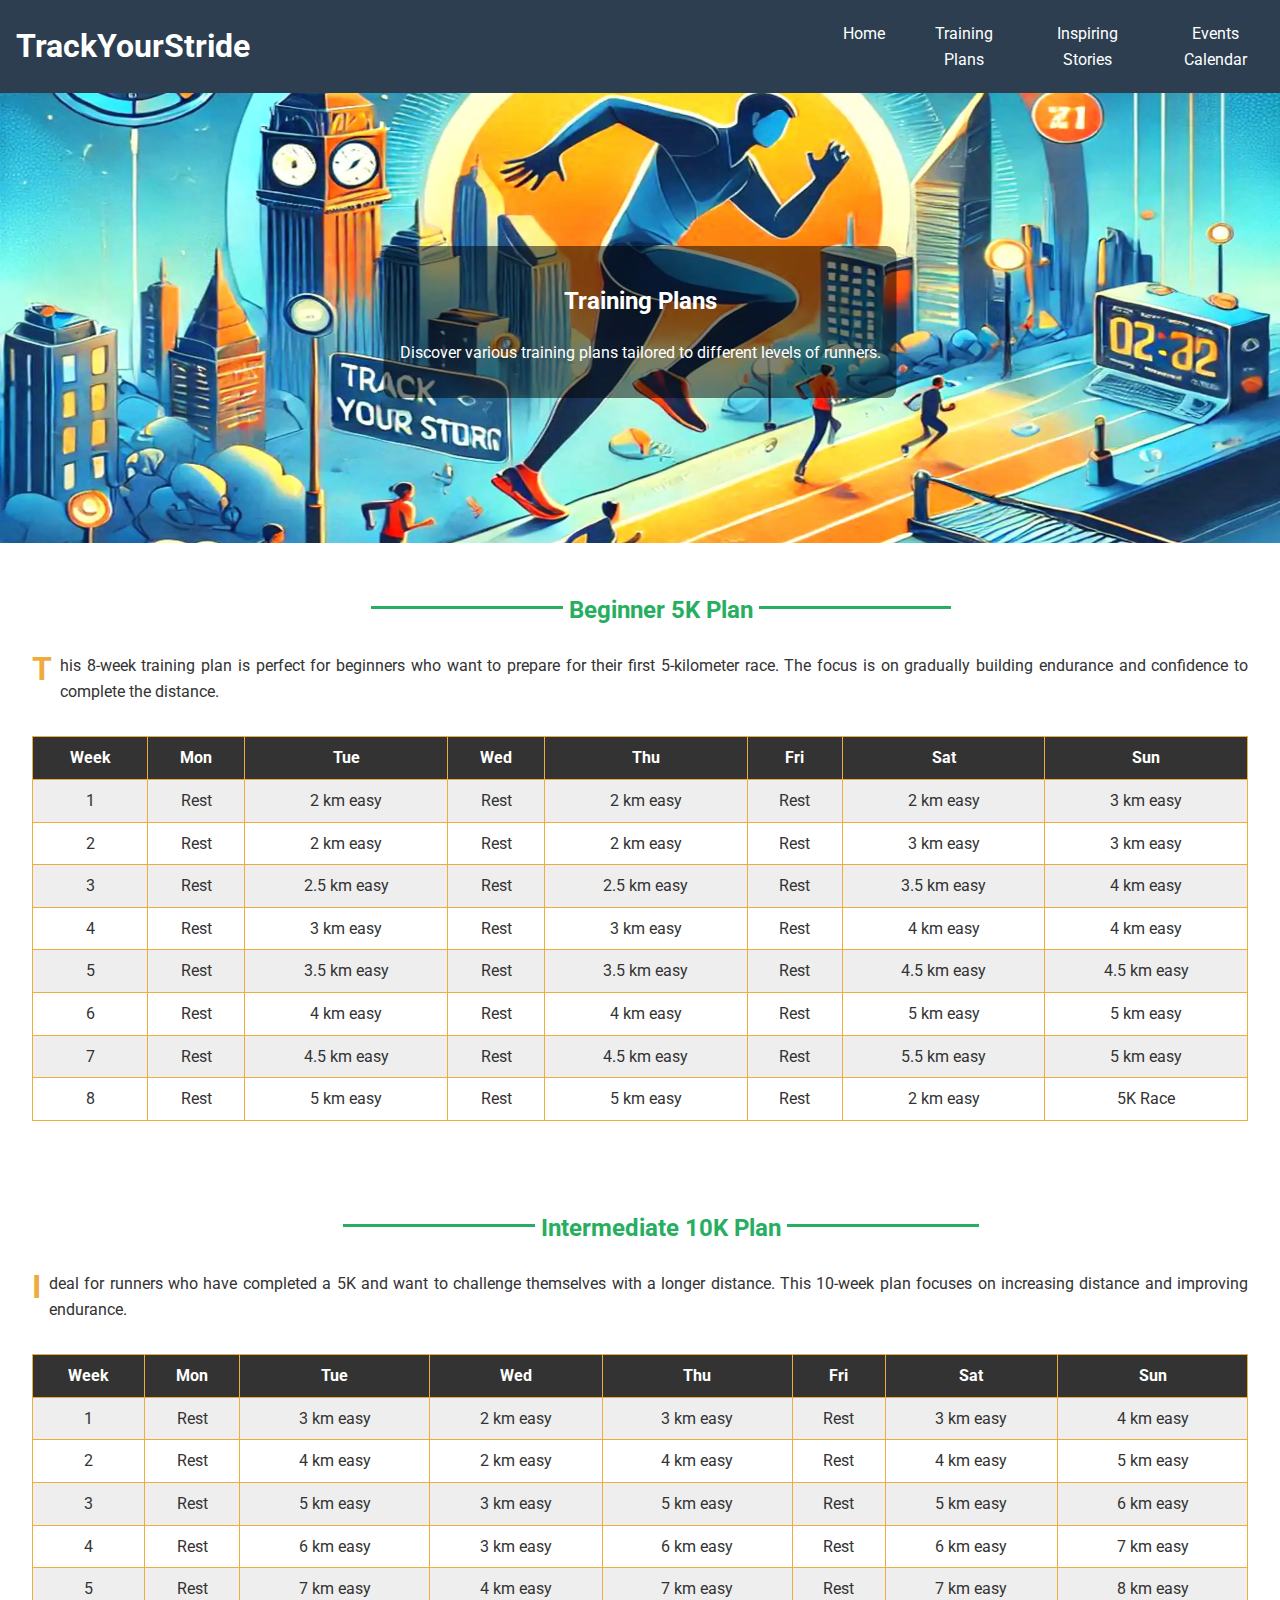
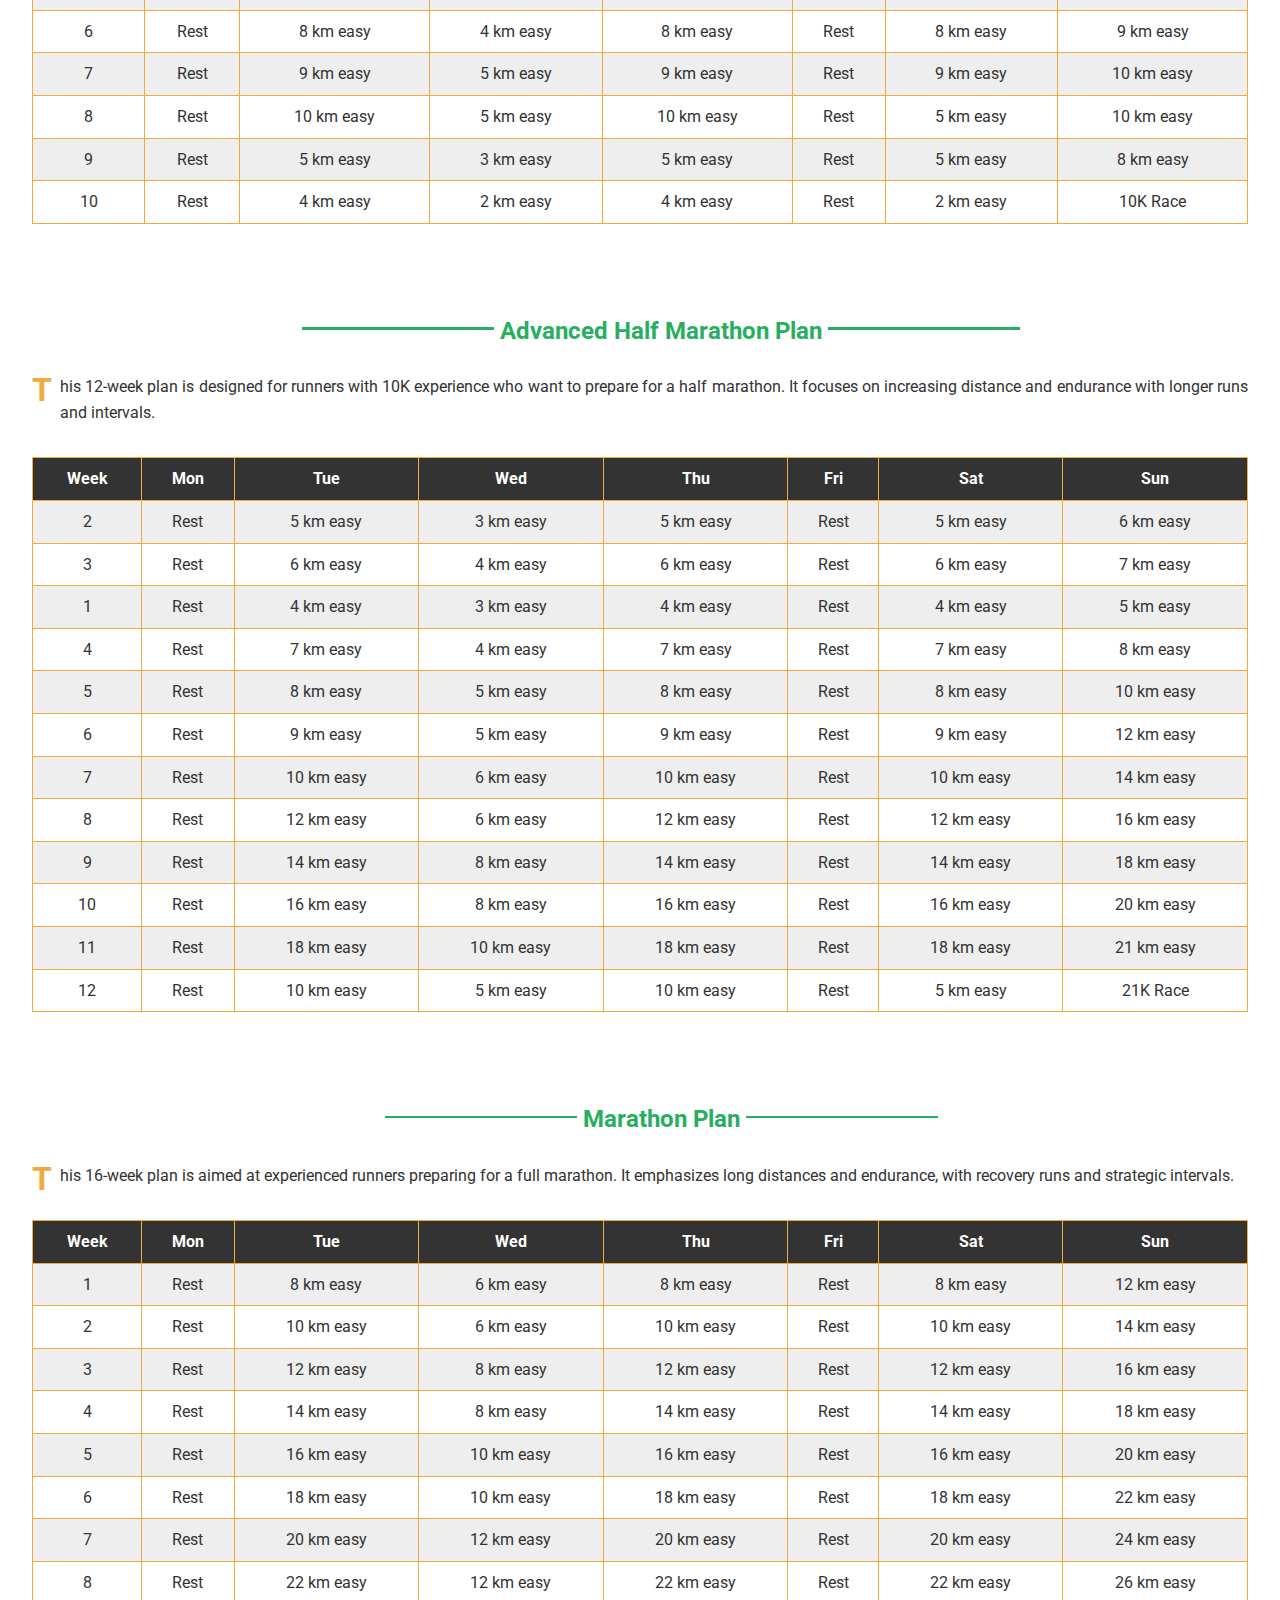
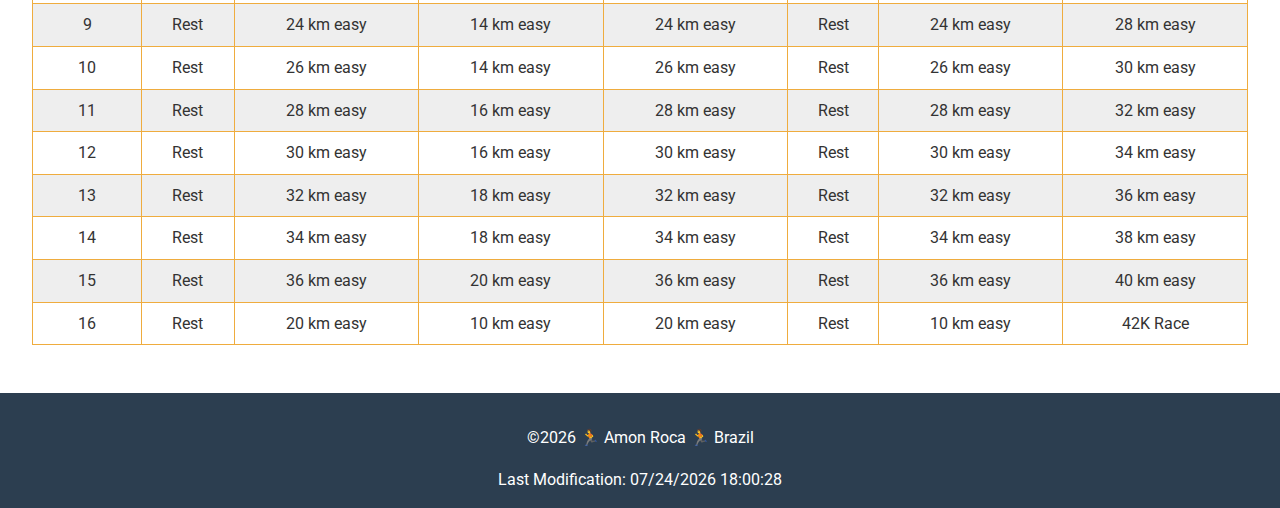
<file: project/training.html>
<!DOCTYPE html>
<html lang="en">
<head>
    <meta charset="UTF-8">
    <meta name="viewport" content="width=device-width, initial-scale=1.0">
    <meta name="description" content="TrackYourStride Training Plans">
    <meta name="author" content="Amon Roca">
    <title>TrackYourStride - Training Plans</title>
    <link rel="preconnect" href="https://fonts.googleapis.com">
    <link rel="preconnect" href="https://fonts.gstatic.com" crossorigin>
    <link href="https://fonts.googleapis.com/css2?family=Roboto:ital,wght@0,100;0,300;0,400;0,500;0,700;0,900;1,100;1,300;1,400;1,500;1,700;1,900&display=swap" rel="stylesheet">
    <link rel="stylesheet" href="styles/styles.css">
    <link rel="stylesheet" href="styles/styles-larger.css">
    <script src="scripts/trackyourstride.js" defer></script>
</head>
<body>
    <header>
        <div class="nav-container">
            <h1>TrackYourStride</h1>
            <button id="menu-button" aria-label="Menu">&#9776;</button>
        </div>
        <nav id="navigation" class="hidden">
            <ul>
                <li><a href="index.html">Home</a></li>
                <li><a href="training.html">Training Plans</a></li>
                <li><a href="stories.html">Inspiring Stories</a></li>
                <li><a href="events.html">Events Calendar</a></li>
            </ul>
        </nav>
    </header>
    <main>
        <section>
            <div class="hero">
                <img src="images/hero-image-color-scheme.webp" alt="Training Plans Hero Image" loading="lazy">
                <div class="hero-text">
                    <h2>Training Plans</h2>
                    <p>Discover various training plans tailored to different levels of runners.</p>
                </div>
            </div>
            <div class="training-plan">
                <h3 class="heading">Beginner 5K Plan</h3>
                <p>This 8-week training plan is perfect for beginners who want to prepare for their first 5-kilometer race. The focus is on gradually building endurance and confidence to complete the distance.</p>
                <table>
                    <tr>
                        <th>Week</th>
                        <th>Mon</th>
                        <th>Tue</th>
                        <th>Wed</th>
                        <th>Thu</th>
                        <th>Fri</th>
                        <th>Sat</th>
                        <th>Sun</th>
                    </tr>
                    <tr><td>1</td><td>Rest</td><td>2 km easy</td><td>Rest</td><td>2 km easy</td><td>Rest</td><td>2 km easy</td><td>3 km easy</td></tr>
                    <tr><td>2</td><td>Rest</td><td>2 km easy</td><td>Rest</td><td>2 km easy</td><td>Rest</td><td>3 km easy</td><td>3 km easy</td></tr>
                    <tr><td>3</td><td>Rest</td><td>2.5 km easy</td><td>Rest</td><td>2.5 km easy</td><td>Rest</td><td>3.5 km easy</td><td>4 km easy</td></tr>
                    <tr><td>4</td><td>Rest</td><td>3 km easy</td><td>Rest</td><td>3 km easy</td><td>Rest</td><td>4 km easy</td><td>4 km easy</td></tr>
                    <tr><td>5</td><td>Rest</td><td>3.5 km easy</td><td>Rest</td><td>3.5 km easy</td><td>Rest</td><td>4.5 km easy</td><td>4.5 km easy</td></tr>
                    <tr><td>6</td><td>Rest</td><td>4 km easy</td><td>Rest</td><td>4 km easy</td><td>Rest</td><td>5 km easy</td><td>5 km easy</td></tr>
                    <tr><td>7</td><td>Rest</td><td>4.5 km easy</td><td>Rest</td><td>4.5 km easy</td><td>Rest</td><td>5.5 km easy</td><td>5 km easy</td></tr>
                    <tr><td>8</td><td>Rest</td><td>5 km easy</td><td>Rest</td><td>5 km easy</td><td>Rest</td><td>2 km easy</td><td>5K Race</td></tr>
                </table>
            </div>
            <div class="training-plan">
                <h3 class="heading">Intermediate 10K Plan</h3>
                <p>Ideal for runners who have completed a 5K and want to challenge themselves with a longer distance. This 10-week plan focuses on increasing distance and improving endurance.</p>
                <table>
                    <tr>
                        <th>Week</th>
                        <th>Mon</th>
                        <th>Tue</th>
                        <th>Wed</th>
                        <th>Thu</th>
                        <th>Fri</th>
                        <th>Sat</th>
                        <th>Sun</th>
                    </tr>
                    <tr><td>1</td><td>Rest</td><td>3 km easy</td><td>2 km easy</td><td>3 km easy</td><td>Rest</td><td>3 km easy</td><td>4 km easy</td></tr>
                    <tr><td>2</td><td>Rest</td><td>4 km easy</td><td>2 km easy</td><td>4 km easy</td><td>Rest</td><td>4 km easy</td><td>5 km easy</td></tr> 
                    <tr><td>3</td><td>Rest</td><td>5 km easy</td><td>3 km easy</td><td>5 km easy</td><td>Rest</td><td>5 km easy</td><td>6 km easy</td></tr> 
                    <tr><td>4</td><td>Rest</td><td>6 km easy</td><td>3 km easy</td><td>6 km easy</td><td>Rest</td><td>6 km easy</td><td>7 km easy</td></tr> 
                    <tr><td>5</td><td>Rest</td><td>7 km easy</td><td>4 km easy</td><td>7 km easy</td><td>Rest</td><td>7 km easy</td><td>8 km easy</td></tr> 
                    <tr><td>6</td><td>Rest</td><td>8 km easy</td><td>4 km easy</td><td>8 km easy</td><td>Rest</td><td>8 km easy</td><td>9 km easy</td></tr> 
                    <tr><td>7</td><td>Rest</td><td>9 km easy</td><td>5 km easy</td><td>9 km easy</td><td>Rest</td><td>9 km easy</td><td>10 km easy</td></tr> 
                    <tr><td>8</td><td>Rest</td><td>10 km easy</td><td>5 km easy</td><td>10 km easy</td><td>Rest</td><td>5 km easy</td><td>10 km easy</td></tr> 
                    <tr><td>9</td><td>Rest</td><td>5 km easy</td><td>3 km easy</td><td>5 km easy</td><td>Rest</td><td>5 km easy</td><td>8 km easy</td></tr> 
                    <tr><td>10</td><td>Rest</td><td>4 km easy</td><td>2 km easy</td><td>4 km easy</td><td>Rest</td><td>2 km easy</td><td>10K Race</td></tr>
                </table>
            </div>
            <div class="training-plan">
                <h3 class="heading">Advanced Half Marathon Plan</h3>
                <p>This 12-week plan is designed for runners with 10K experience who want to prepare for a half marathon. It focuses on increasing distance and endurance with longer runs and intervals.</p>
                <table>
                    <tr>
                        <th>Week</th>
                        <th>Mon</th>
                        <th>Tue</th>
                        <th>Wed</th>
                        <th>Thu</th>
                        <th>Fri</th>
                        <th>Sat</th>
                        <th>Sun</th>
                    </tr>
                    <tr><td>2</td><td>Rest</td><td>5 km easy</td><td>3 km easy</td><td>5 km easy</td><td>Rest</td><td>5 km easy</td><td>6 km easy</td></tr> 
                    <tr><td>3</td><td>Rest</td><td>6 km easy</td><td>4 km easy</td><td>6 km easy</td><td>Rest</td><td>6 km easy</td><td>7 km easy</td></tr> 
                    <tr><td>1</td><td>Rest</td><td>4 km easy</td><td>3 km easy</td><td>4 km easy</td><td>Rest</td><td>4 km easy</td><td>5 km easy</td></tr> 
                    <tr><td>4</td><td>Rest</td><td>7 km easy</td><td>4 km easy</td><td>7 km easy</td><td>Rest</td><td>7 km easy</td><td>8 km easy</td></tr> 
                    <tr><td>5</td><td>Rest</td><td>8 km easy</td><td>5 km easy</td><td>8 km easy</td><td>Rest</td><td>8 km easy</td><td>10 km easy</td></tr> 
                    <tr><td>6</td><td>Rest</td><td>9 km easy</td><td>5 km easy</td><td>9 km easy</td><td>Rest</td><td>9 km easy</td><td>12 km easy</td></tr> 
                    <tr><td>7</td><td>Rest</td><td>10 km easy</td><td>6 km easy</td><td>10 km easy</td><td>Rest</td><td>10 km easy</td><td>14 km easy</td></tr> 
                    <tr><td>8</td><td>Rest</td><td>12 km easy</td><td>6 km easy</td><td>12 km easy</td><td>Rest</td><td>12 km easy</td><td>16 km easy</td></tr> 
                    <tr><td>9</td><td>Rest</td><td>14 km easy</td><td>8 km easy</td><td>14 km easy</td><td>Rest</td><td>14 km easy</td><td>18 km easy</td></tr> 
                    <tr><td>10</td><td>Rest</td><td>16 km easy</td><td>8 km easy</td><td>16 km easy</td><td>Rest</td><td>16 km easy</td><td>20 km easy</td></tr> 
                    <tr><td>11</td><td>Rest</td><td>18 km easy</td><td>10 km easy</td><td>18 km easy</td><td>Rest</td><td>18 km easy</td><td>21 km easy</td></tr> 
                    <tr><td>12</td><td>Rest</td><td>10 km easy</td><td>5 km easy</td><td>10 km easy</td><td>Rest</td><td>5 km easy</td><td>21K Race</td></tr>
                </table>
            </div>
            <div class="training-plan">
                <h3 class="heading">Marathon Plan</h3>
                <p>This 16-week plan is aimed at experienced runners preparing for a full marathon. It emphasizes long distances and endurance, with recovery runs and strategic intervals.</p>
                <table>
                    <tr>
                        <th>Week</th>
                        <th>Mon</th>
                        <th>Tue</th>
                        <th>Wed</th>
                        <th>Thu</th>
                        <th>Fri</th>
                        <th>Sat</th>
                        <th>Sun</th>
                    </tr>
                    <tr><td>1</td><td>Rest</td><td>8 km easy</td><td>6 km easy</td><td>8 km easy</td><td>Rest</td><td>8 km easy</td><td>12 km easy</td></tr> 
                    <tr><td>2</td><td>Rest</td><td>10 km easy</td><td>6 km easy</td><td>10 km easy</td><td>Rest</td><td>10 km easy</td><td>14 km easy</td></tr> 
                    <tr><td>3</td><td>Rest</td><td>12 km easy</td><td>8 km easy</td><td>12 km easy</td><td>Rest</td><td>12 km easy</td><td>16 km easy</td></tr> 
                    <tr><td>4</td><td>Rest</td><td>14 km easy</td><td>8 km easy</td><td>14 km easy</td><td>Rest</td><td>14 km easy</td><td>18 km easy</td></tr> 
                    <tr><td>5</td><td>Rest</td><td>16 km easy</td><td>10 km easy</td><td>16 km easy</td><td>Rest</td><td>16 km easy</td><td>20 km easy</td></tr> 
                    <tr><td>6</td><td>Rest</td><td>18 km easy</td><td>10 km easy</td><td>18 km easy</td><td>Rest</td><td>18 km easy</td><td>22 km easy</td></tr> 
                    <tr><td>7</td><td>Rest</td><td>20 km easy</td><td>12 km easy</td><td>20 km easy</td><td>Rest</td><td>20 km easy</td><td>24 km easy</td></tr> 
                    <tr><td>8</td><td>Rest</td><td>22 km easy</td><td>12 km easy</td><td>22 km easy</td><td>Rest</td><td>22 km easy</td><td>26 km easy</td></tr> 
                    <tr><td>9</td><td>Rest</td><td>24 km easy</td><td>14 km easy</td><td>24 km easy</td><td>Rest</td><td>24 km easy</td><td>28 km easy</td></tr> 
                    <tr><td>10</td><td>Rest</td><td>26 km easy</td><td>14 km easy</td><td>26 km easy</td><td>Rest</td><td>26 km easy</td><td>30 km easy</td></tr> 
                    <tr><td>11</td><td>Rest</td><td>28 km easy</td><td>16 km easy</td><td>28 km easy</td><td>Rest</td><td>28 km easy</td><td>32 km easy</td></tr> 
                    <tr><td>12</td><td>Rest</td><td>30 km easy</td><td>16 km easy</td><td>30 km easy</td><td>Rest</td><td>30 km easy</td><td>34 km easy</td></tr> 
                    <tr><td>13</td><td>Rest</td><td>32 km easy</td><td>18 km easy</td><td>32 km easy</td><td>Rest</td><td>32 km easy</td><td>36 km easy</td></tr> 
                    <tr><td>14</td><td>Rest</td><td>34 km easy</td><td>18 km easy</td><td>34 km easy</td><td>Rest</td><td>34 km easy</td><td>38 km easy</td></tr> 
                    <tr><td>15</td><td>Rest</td><td>36 km easy</td><td>20 km easy</td><td>36 km easy</td><td>Rest</td><td>36 km easy</td><td>40 km easy</td></tr> 
                    <tr><td>16</td><td>Rest</td><td>20 km easy</td><td>10 km easy</td><td>20 km easy</td><td>Rest</td><td>10 km easy</td><td>42K Race</td></tr>
                </table>
            </div>
        </section>
    </main>
    <footer>
        <p>
            <span id="year"></span> 
            <span>&#127939; Amon Roca &#127939;</span>
            <span>Brazil</span>
        </p>
        <span id="lastModified"></span>
    </footer>
</body>
</html>
</file>
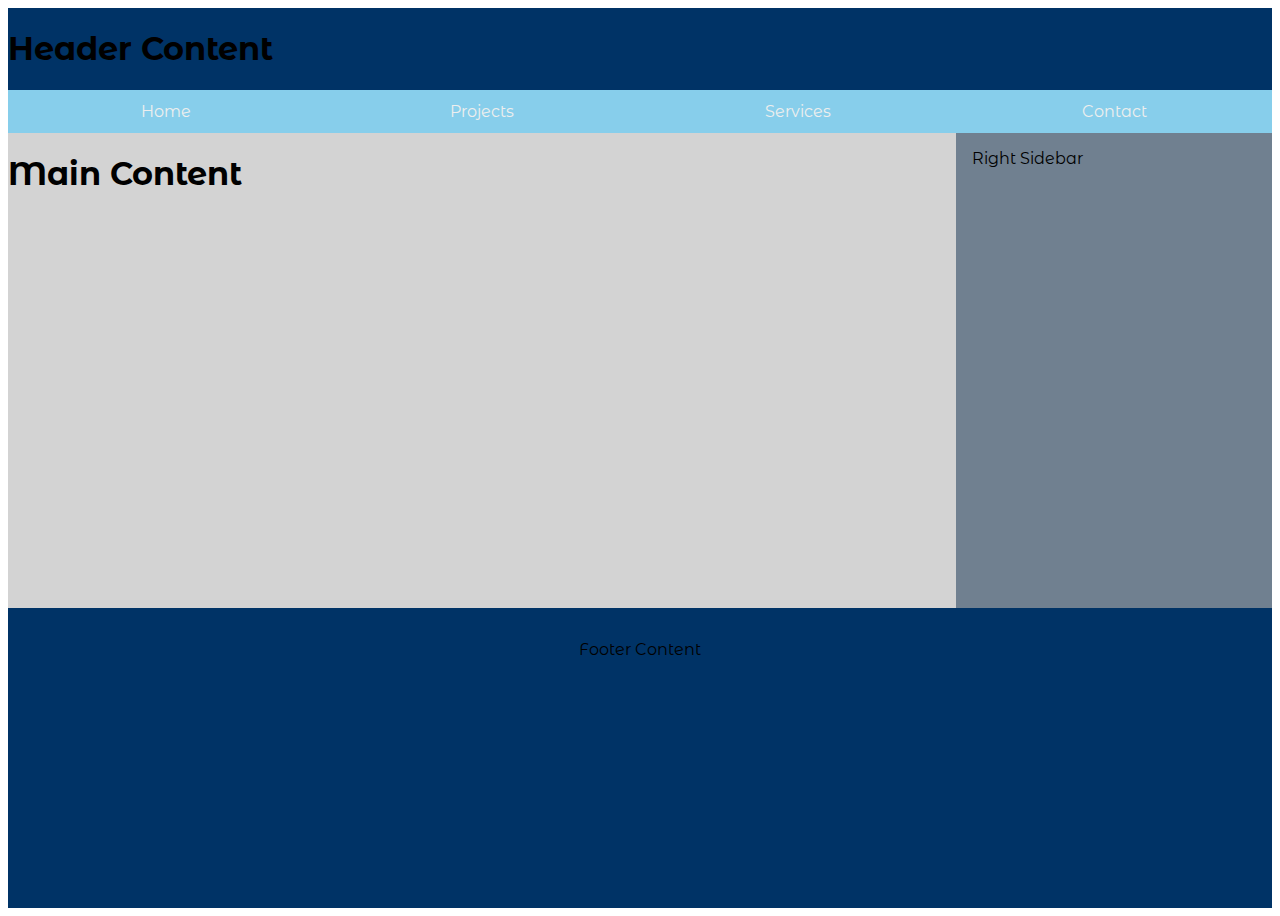
<file: week01/basic-layout.html>
<!DOCTYPE html>
<html lang="en">
<head>
    <meta charset="UTF-8">
    <meta name="viewport" content="width=device-width, initial-scale=1.0">
    <title>Amon Roca - WDD 131</title>
    <link rel="stylesheet" type="text/css" href="styles/layout.css">
</head>
<body>
    <header>
        <h1 contenteditable>Header Content</h1>
        <nav class="navigation modern">
            <a href="#" title="Home">Home</a>
            <a href="#" title="Projects">Projects</a>
            <a href="#" title="Services">Services</a>
            <a href="#" title="Contact Us">Contact</a>
        </nav>
    </header>
    <main contenteditable>
        <h1>Main Content</h1>
    </main>
    <div class="right-sidebar" contenteditable>Right Sidebar</div>
    <footer contenteditable>Footer Content</footer>
</body>
</html>
</file>
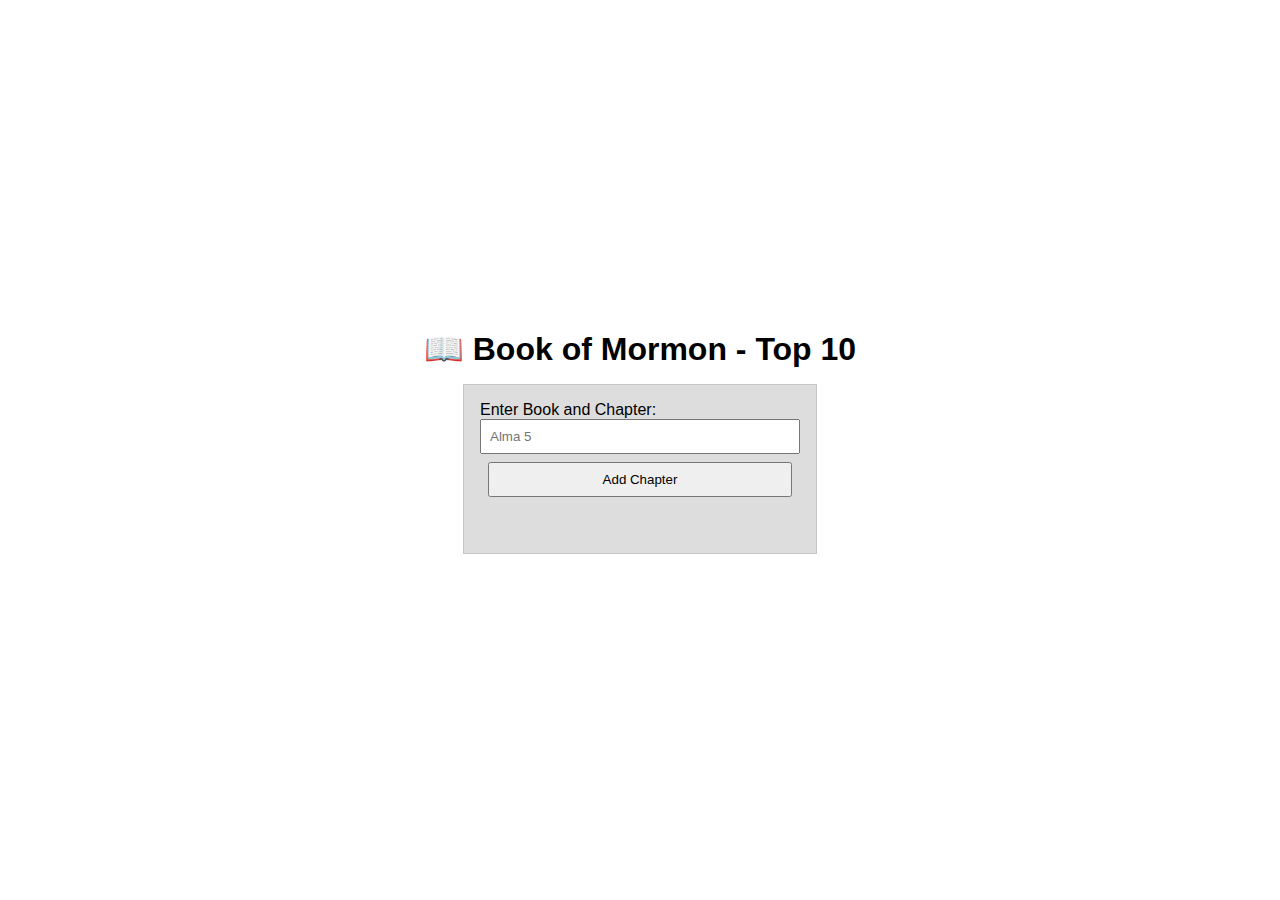
<file: week02/bom.html>
<!DOCTYPE html>
<html lang="en">
<head>
    <meta charset="UTF-8">
    <meta name="viewport" content="width=device-width, initial-scale=1.0">
    <meta name="description" content="Media query learning activity example page.">
    <meta name="author" content="Amon Goes Roca">
    <title>Book of Mormon - Top 10</title>
    <link rel="preconnect" href="https://fonts.googleapis.com">
    <link rel="preconnect" href="https://fonts.gstatic.com" crossorigin>
    <link href="https://fonts.googleapis.com/css2?family=Roboto:ital,wght@0,100;0,300;0,400;0,500;0,700;0,900;1,100;1,300;1,400;1,500;1,700;1,900&display=swap" rel="stylesheet">
    <link rel="stylesheet" href="styles/bom.css">
    <script src="scripts/bom.js" defer></script>
</head>
<body>
    <h1>📖 Book of Mormon - Top 10</h1>
    <main>
        <label for="favchap">Enter Book and Chapter: </label>
        <input type="text" id="favchap" placeholder="Alma 5">
        <button type="button" id="addChapterBtn">Add Chapter</button>
        <ul id="list"></ul>
    </main>
</body>
</html>
</file>
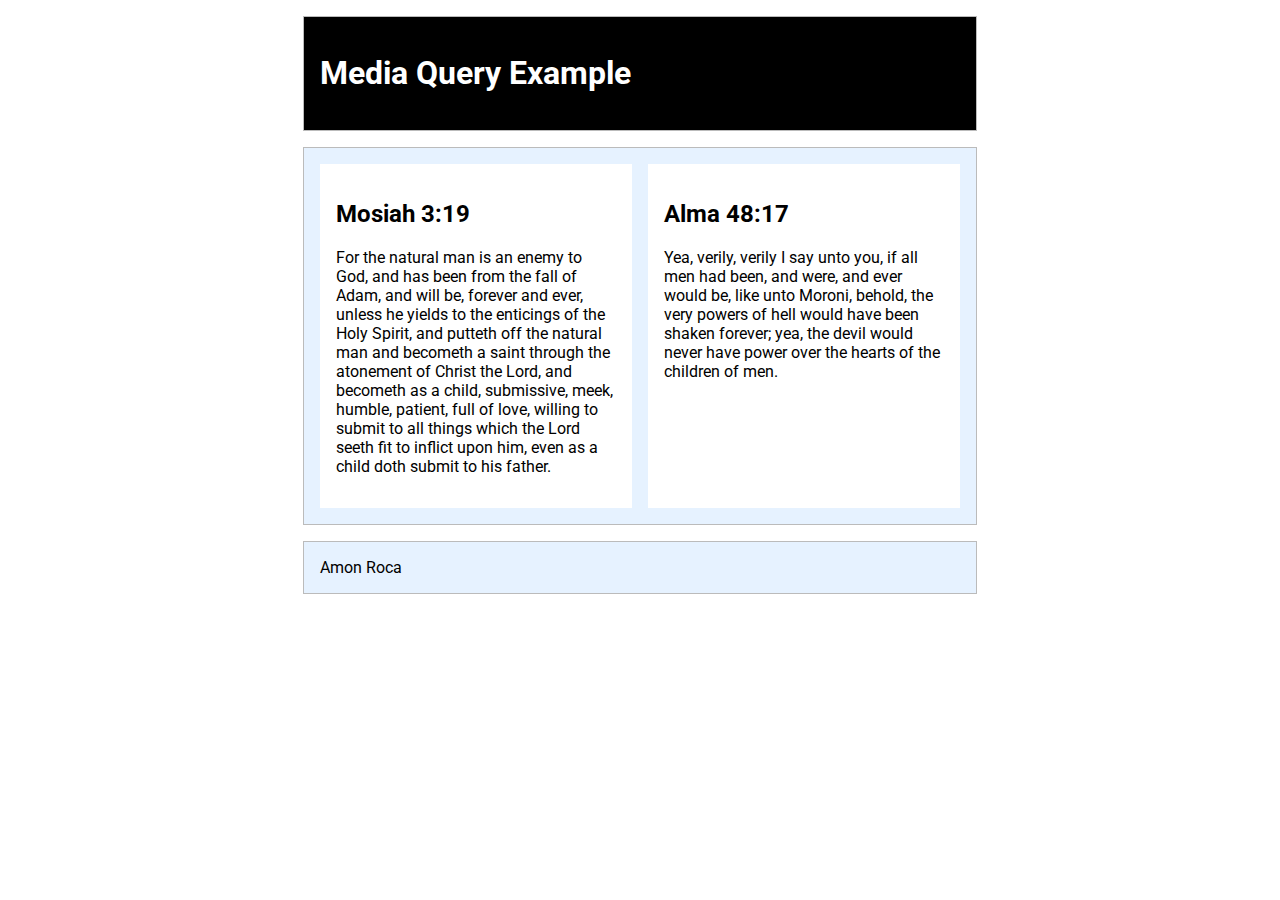
<file: week02/media-query.html>
<!DOCTYPE html>
<html lang="en">
<head>
    <meta charset="UTF-8">
    <meta http-equiv="X-UA-Compatible" content="IE=edge">
    <meta name="viewport" content="width=device-width, initial-scale=1.0">
    <meta name="description" content="Media query learning activity example page.">
    <meta name="author" content="Amon Goes Roca">
    <title>WDD 230 - Media Query Example</title>
    <link rel="preconnect" href="https://fonts.googleapis.com">
    <link rel="preconnect" href="https://fonts.gstatic.com" crossorigin>
    <link href="https://fonts.googleapis.com/css2?family=Roboto:ital,wght@0,100;0,300;0,400;0,500;0,700;0,900;1,100;1,300;1,400;1,500;1,700;1,900&display=swap" rel="stylesheet">
    <link rel="stylesheet" href="styles/media-query.css">
    <link rel="stylesheet" href="styles/media-query-large.css">
</head>
<body>
    <header>
        <h1>Media Query Example</h1>
    </header>
    <main>
        <section>
            <h2>Mosiah 3:19</h2>
            <p>For the natural man is an enemy to God, and has been from the fall of Adam, and will be, forever and ever, unless he yields to the enticings of the Holy Spirit, and putteth off the natural man and becometh a saint through the atonement of Christ the Lord, and becometh as a child, submissive, meek, humble, patient, full of love, willing to submit to all things which the Lord seeth fit to inflict upon him, even as a child doth submit to his father.</p>
        </section>
        <section>
            <h2>Alma 48:17</h2>
            <p>Yea, verily, verily I say unto you, if all men had been, and were, and ever would be, like unto Moroni, behold, the very powers of hell would have been shaken forever; yea, the devil would never have power over the hearts of the children of men.</p>
        </section>
    </main>
    <footer>
        Amon Roca
    </footer>
</body>
</html>
</file>
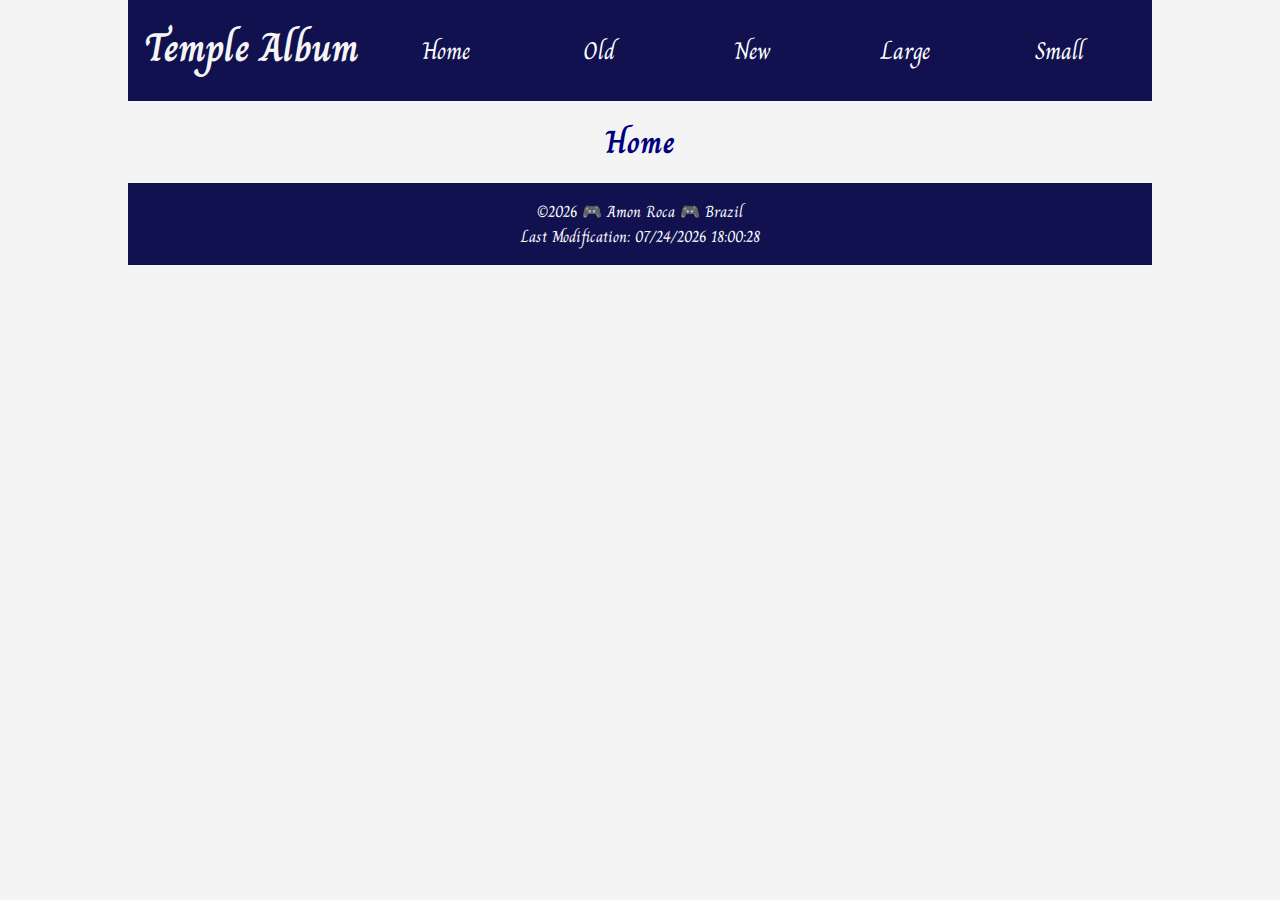
<file: week02/temples.html>
<!DOCTYPE html>
<html lang="en">
<head>
    <meta charset="UTF-8">
    <meta name="viewport" content="width=device-width, initial-scale=1.0">
    <link rel="preconnect" href="https://fonts.googleapis.com">
    <link rel="preconnect" href="https://fonts.gstatic.com" crossorigin>
    <link href="https://fonts.googleapis.com/css2?family=Charm:wght@400;700&display=swap" rel="stylesheet">
    <title>Temples</title>
    <link rel="stylesheet" href="styles/temple.css">
    <link rel="stylesheet" href="styles/temple-large.css">
    <script src="scripts/temple.js" defer></script>
</head>
<body>
    <header>
        <h1>Temple Album</h1>
        <button id="menu"></button>
        <nav class="navigation">
            <a href="#" title="Home">Home</a>
            <a href="#" title="Old">Old</a>
            <a href="#" title="New">New</a>
            <a href="#" title="Large">Large</a>
            <a href="#" title="Small">Small</a>
        </nav>
    </header>
    <main>
        <h2 class="page-title">Home</h2>
        <section id="temple-container"></section>
        <!--<figure>
            <img src="images/temple1.jpg" alt="Temple 1">
            <figcaption>Temple 1</figcaption>
        </figure>
        <figure>
            <img src="images/temple2.jpg" alt="Temple 2">
            <figcaption>Temple 2</figcaption>
        </figure>
        <figure>
            <img src="images/temple3.jpg" alt="Temple 3">
            <figcaption>Temple 3</figcaption>
        </figure>
        <figure>
            <img src="images/temple4.jpg" alt="Temple 4">
            <figcaption>Temple 4</figcaption>
        </figure>
        <figure>
            <img src="images/temple5.jpg" alt="Temple 5">
            <figcaption>Temple 5</figcaption>
        </figure>
        <figure>
            <img src="images/temple6.jpg" alt="Temple 6">
            <figcaption>Temple 6</figcaption>
        </figure>
        <figure>
            <img src="images/temple7.jpg" alt="Temple 7">
            <figcaption>Temple 7</figcaption>
        </figure>
        <figure>
            <img src="images/temple8.jpg" alt="Temple 8">
            <figcaption>Temple 8</figcaption>
        </figure>
        <figure>
            <img src="images/temple9.jpg" alt="Temple 9">
            <figcaption>Temple 9</figcaption>
        </figure>-->
    </main>
    <footer>
        <p>
            <span id="year"></span> 
            <span>&#127918; Amon Roca &#127918;</span>
            <span>Brazil</span>
        </p>
        <span id="lastModified"></span>
    </footer>
</body>
</html>
</file>
<file: styles/base.css>
* {
    margin: 0;
    padding: 0;
    box-sizing: border-box;
}

body {
    font-family: "Exo 2", sans-serif;
}

header, nav, main, footer {
    max-width: 1024px;
    margin: auto;
}

header {
    background-color: darkolivegreen;
    color: #fff;
}

header h1 {
    padding: 1rem;
    text-align: center;
}

.parent {
    margin: 0 2vw 0rem 2vw;
}

.parent section {
    border: 1px solid #415541;
    background-color: #e9f5e9;
    border-radius: 10px;
    overflow: hidden;
    margin: 1rem 0;
}

.parent h2 {
    background-color: #415541;
    color: #fff;
    display: block;
    text-align: center;
    padding: .75rem 0;
}

.parent h3 {
    margin: 1rem 2vw 0 2vw;
    border-bottom: 1px solid grey;
    font-size: 1vw;
    text-align: center;
}

.parent ul {
    padding: 10px;
}

.parent p {
    padding: 10px;
    text-align: left;
}

nav {
    background-color: #154e13;
}

nav ul {
    list-style-type: none;
}

nav a {
    display: block;
    color: #fff;
    text-align: center;
    padding: .5rem;
    text-decoration: none;
}

nav a:hover {
    background-color: rgba(255, 255, 255, 0.2);
}

footer {
    background-color: #415541;
    color: #fff;
    text-align: center;
    padding: 1rem;
}

footer span {
    display: block;
}

.flag {
    display: grid;
    grid-template-columns: 1fr 3fr;
}

.flag img {
    padding-right: 10px;
}

.photo {
    display: grid;
    grid-template-columns: 3fr 1fr;
}

.photo img {
    padding-left: 10px;
}

.styled {
    list-style: none;
    padding: 0;
    margin: 0;
}

.styled li {
    padding-left: 1rem;
    text-indent: -0.75rem;
}

.styled li:before {
    content: '🚀 ';
}

@media only screen and (min-width: 650px) {

    header span {
        font-size: 2.5rem;
    }
    
    .parent {
        display: grid;
        grid-template-columns: 2fr 1fr;
        column-gap: 10px;
    }

    .parent section {
        box-shadow: 1px 1px 10px black;
    }

    nav ul {
        display: flex;
    }

    nav ul li {
        flex: 1 1 100%;
    }

    footer p {
        display: flex;
        justify-content: center;
        align-items: baseline;
    }
}
</file>
<file: project/styles/styles.css>
@import url('https://fonts.googleapis.com/css2?family=Roboto:wght@400;700&display=swap');

body {
    font-family: 'Roboto', sans-serif;
    background-color: #ffffff;
    color: #333333;
    margin: 0;
    padding: 0;
    line-height: 1.6;
}

header, footer {
    background-color: #2c3e50;
    color: #ffffff;
    padding: 1em 0;
    text-align: center;
}

header h1 {
    margin: 0;
    font-size: 2em;
}

header p {
    margin: 0;
    font-size: 1.2em;
}

.nav-container {
    display: flex;
    justify-content: space-between;
    align-items: center;
    width: 90%;
    margin: auto;
}

#menu-button {
    font-size: 1.5rem;
    background: none;
    border: none;
    color: #fff;
    cursor: pointer;
}

#navigation {
    position: relative;
    top: 100%;
    left: 0;
    width: 100%;
    background-color: #2c3e50;
    display: none;
    flex-direction: column;
    align-items: center;
}

#navigation.show {
    display: flex;
}

#navigation ul {
    list-style: none;
    padding: 0;
    margin: 0;
    width: 100%;
}

#navigation ul li a {
    display: block;
    padding: 1rem;
    text-align: center;
    text-decoration: none;
    color: #fff;
    width: 100%;
}

#navigation ul li a:hover {
    background-color: #efac3e;
    color: #2c3e50;
}

.hero {
    position: relative;
    text-align: center;
    color: white;
}

.hero img {
    width: 100%;
    max-height: max(50vh, 300px);
}

.hero-text {
    position: absolute;
    top: 50%;
    left: 50%;
    transform: translate(-50%, -50%);
    background-color: rgba(0, 0, 0, 0.5);
    padding: 1rem;
    border-radius: 10px;
}

.hero-text p {
    display: none;
}

.benefits {
    padding: 2rem;
    text-align: center;
}

.benefits-card {
    border: 2px solid #efac3e;
    padding: 1rem;
    border-radius: 10px;
    background-color: #f4f4f4;
    text-align: justify;
}

.benefits-card p {
    position: relative;
    margin: 1rem 0;
    padding-bottom: 1rem;
}

.benefits-card p::first-letter {
    font-size: 2rem;
    color: #efac3e;
    font-weight: bold;
    float: left;
    margin-right: 0.5rem;
    line-height: 1;
}

.benefits-card p:last-child {
    border-bottom: none;
}

.about-author {
    padding: 2rem;
    text-align: center;
}

.author-container {
    display: flex;
    flex-direction: column;
    align-items: center;
}

.author-image img {
    width: 100%;
    max-height: 300px;
    border-radius: 50%;
    margin: 0 auto;
}

.author-description {
    flex: 1;
    padding: 1rem;
}

.card {
    background-color: #f4f4f4;
    padding: 1rem;
    border-radius: 10px;
    box-shadow: 0 0 10px rgba(0, 0, 0, 0.1);
}

.training-plan {
    padding: 2rem;
    text-align: center;
}

.training-plan h2 {
    color: #2c3e50;
}

.training-plan p {
    text-align: justify;
    position: relative;
    margin: 1rem 0;
    padding-bottom: 1rem;
}

.training-plan p::first-letter {
    font-size: 2rem;
    color: #efac3e;
    font-weight: bold;
    float: left;
    margin-right: 0.5rem;
    line-height: 1;
}

.training-plan table {
    width: 100%;
    border-collapse: collapse;
    margin: 1rem 0;
}

.training-plan table, .training-plan th, .training-plan td {
    border: 1px solid #efac3e;
}

.training-plan th, .training-plan td {
    padding: 0.5rem;
    text-align: center;
}

th {
    background-color: #333;
    color: #fff;
}

tbody tr:nth-child(even) {
    background-color: #eee;
}

.training-log input:required:valid {
    border-left: solid 8px #2c9c13;
}

.training-log input:required:invalid {
    border-left: solid 8px #9c2c13;
}

.intro {
    width: 90%;
    margin: 20px auto;
    text-align: justify;
}

.intro h2 {
    font-size: 1.5em;
    margin-bottom: 10px;
    text-align: center;
}

.card-stories {
    background-color: rgba(255, 255, 255, 0.8);
    border-radius: 10px;
    box-shadow: 0 4px 8px rgba(0, 0, 0, 0.896);
    margin: 20px 10px;
    padding: 20px;
    width: 90%;
    text-align: center;
    transition: transform 0.3s;
}

.training-log {
    width: 90%;
    padding: 20px;
    background-color: rgba(255, 255, 255, 0.8);
    border-radius: 10px;
    box-shadow: 0 4px 8px rgba(0, 0, 0, 0.2);
}

.training-log form {
    display: flex;
    flex-direction: column;
}

.training-log form label {
    font-weight: bold;
}

.training-log form input,
.training-log form textarea,
.training-log form button {
    padding: 10px;
    border: 1px solid #ddd;
    border-radius: 5px;
    margin-bottom: 20px;
}

.training-log form button {
    background-color: #2c3e50;
    color: #ffffff;
    cursor: pointer;
    transition: background-color 0.3s;
}

.training-log form button:hover {
    background-color: #efac3e;
}

#trainingList {
    list-style: none;
    padding: 0;
}

#trainingList li {
    padding: 10px;
    margin-bottom: 5px;
    background-color: #efefef;
    border-radius: 5px;
    box-shadow: 0 2px 4px rgba(0, 0, 0, 0.1);
}

.events-list {
    width: 90%;
    max-height: 32vh;
    overflow-y: auto;
    background-color: rgba(255, 255, 255, 0.8);
    border-radius: 10px;
    box-shadow: 0 4px 8px rgba(0, 0, 0, 0.2);
    padding: 20px;
}

.events-list h3 {
    margin-top: 0;
    text-align: center;
}

.events-list ul {
    list-style: none;
    padding: 0;
}

.events-list li {
    padding: 10px;
    margin-bottom: 10px;
    background-color: #efac3e;
    border-radius: 5px;
    color: #2c3e50;
    box-shadow: 0 2px 4px rgba(0, 0, 0, 0.1);
}

.events-list li:hover {
    background-color: #27ae60;
    color: #ffffff;
}

.content {
    width: 90%;
    display: flex;
    flex-direction: column;
    margin: 20px auto;
    gap: 20px;
}
</file>
<file: project/styles/styles-larger.css>
@media only screen and (min-width: 768px) {
    header {
        display: flex;
        align-items: center;
    }

    header nav {
        flex: 1 1 50%;
    }

    header h1 {
        margin-left: 1rem;
    }

    #menu-button {
        display: none;
    }

    #navigation {
        position: relative;
        display: flex;
    }

    #navigation ul {
        display: flex;
        justify-content: space-around;
    }

    #navigation ul li {
        margin-right: 20px;
    }

    #navigation ul li a {
        color: #ffffff;
        text-decoration: none;
        padding: 5px 10px;
        border-radius: 5px;
        transition: background-color 0.3s;
    }
    
    .heading {
        position: relative;
        display: inline-block;
        color: #27ae60;
        font-size: 1.5rem;
        margin: 8px;
        margin-left: 50px;
    }

    .heading::before,
    .heading::after {
        content: "";
        position: absolute;
        top: 0.65em;
        width: 8em;
        height: 0.10em;
        background-color: #27ae60;
        left: -8.25em;
    }

    .heading::after {
        left: initial;
        right: -8.25em;
    }
    
    .intro {
        width: 90%;
        margin: 20px auto;
        text-align: left;
    }

    .intro h2 {
        font-size: 2.5em;
        margin-bottom: 10px;
        text-align: center;
    }

    .stories {
        display: flex;
        flex-wrap: wrap;
        justify-content: space-around;
        padding: 20px;
    }

    .card-stories {
        background-color: rgba(255, 255, 255, 0.8);
        border-radius: 10px;
        box-shadow: 0 4px 8px rgba(0, 0, 0, 0.896);
        margin: 10px;
        padding: 20px;
        width: 30%;
        text-align: center;
        transition: transform 0.3s;
    }

    .card-stories:hover {
        transform: scale(1.05);
    }

    .card-stories img {
        width: 20em;
        height: auto;
        border-radius: 5px;
        margin-bottom: 10px;
    }

    .card-stories h3 {
        font-size: 1.5em;
        margin-bottom: 10px;
    }

    .card-stories p {
        font-size: 1em;
        line-height: 1.4;
    }

    .training-log {
        width: 50%;
    }

    .events-list {
        width: 35%;
        max-height: 66vh;
    }

    .content {
        flex-direction: row;
        justify-content: space-around;
    }

    .hero-text p {
        display: flex;
    }

    .author-container {
        display: flex;
        flex-direction: row;
        justify-content: center;
        align-items: center;
    }

    .author-image img {
        width: 100%;
        max-height: 300px;
        border-radius: 50%;
    }

    .about-author {
        padding: 2rem;
        text-align: left;
        justify-content: space-around;
    }
}
</file>
<file: styles/form.css>
@import url('https://fonts.googleapis.com/css2?family=Roboto:ital,wght@0,100;0,300;0,400;0,500;0,700;0,900;1,100;1,300;1,400;1,500;1,700;1,900&display=swap');

html {-webkit-text-size-adjust: 100%; -ms-text-size-adjust: 100%;}

* { -moz-box-sizing: border-box; -webkit-box-sizing: border-box; box-sizing: border-box; }

body {
    font-family: 'Roboto', sans-serif;
    margin: 0;
    padding: 0;
    background-color: #f4f4f4;
    color: #333;
}

header, footer {
    background-color: #333;
    color: rgb(245, 232, 54);
    text-align: center;
    padding: 1rem 0;
}

main {
    max-width: 600px;
    margin: 2rem auto;
    padding: 0 2%;
    background-color: #fff;
    box-shadow: 0 0 10px rgba(0, 0, 0, 0.1);
    min-height: 20rem;
}

.prf fieldset {
    border: 1px solid #ddd;
    padding: 0.5rem 2%;
    margin: 2rem 0;
    border-radius: 6px;
}

.prf legend {
    color: navy;
    padding: 0 0.5rem;
    font-weight: bold;
}

.prf label {
    display: block;
    padding-top: 1rem;
    color: navy;
    font-size: 0.9rem;
}

.prf div {
    padding-top: 1rem;
    color: navy;
    font-size: 0.9rem;
}

.prf input[type="text"],
.prf input[type="email"],
.prf input[type="tel"],
.prf input[type="url"],
.prf input[type="date"],
.prf select,
.prf textarea,
.prf input[type="number"]
{
    background-color: #eee;
    border: solid 1px #999;
    border-radius: 6px;
    padding: 0.75rem;
    color: #555;
    width: 100%;
    max-width: 400px;
}

.prf input[type="radio"],
.prf input[type="checkbox"] {
    width: auto;
    margin-right: 6px;
}

.prf input[type="submit"] {
    display: block;
    background-color: navy;
    color: #fff;
    border: none;
    padding: 0.75rem 1.5rem;
    border-radius: 6px;
    cursor: pointer;
    font-size: 1rem;
    width: 96%;
    max-width: 400px;
    margin: 2rem 0 1rem 0;
    box-shadow: 1px 1px 4px #999;
}

.prf input:required:valid {
    border-left: solid 8px #2c9c13;
}

.prf input:required:invalid {
    border-left: solid 8px #9c2c13;
}

form {
    margin: 0;
    padding: 1rem;
}

/* stars */
input[type="radio"] {
	display: none;
	position: relative;
	caret-color: rgba(0, 0, 0, 0);
    margin-top: 0;
}

.stars {
	display: flex;
	flex-direction: row-reverse;
	justify-content: left;
    align-content: center;
}

.stars > label {
	color: gold;
	width: 30px;
	height: 30px;
	font-size: 2rem;
	margin-left: 5px;
	display: flex;
	align-items: center;
	caret-color: rgba(0, 0, 0, 0);
    padding: 0 0 0.75rem 0;
}

.stars > label:hover {
	color: #000;
}

.stars > label::before {
	content: "\2606";
}

.stars input:checked ~ label::before {
	content: "\2605";
}

.prf select:required:valid {
    border-left: solid 8px #2c9c13;
}

.prf select:required:invalid {
    border-left: solid 8px #9c2c13;
}

/*.stars input:required:valid + label {
    border-bottom: solid 8px #2c9c13;
}

.stars input:required:invalid + label {
    border-bottom: solid 8px #9c2c13;
}*/

@media only screen and (min-width: 64rem) {

    header, nav, main, footer {
        max-width: 64rem;
        margin: auto;
    }
}
</file>
<file: styles/place.css>
:root {
    --font-family: "Exo 2", sans-serif;
    --color-text: white;
    --color-background-header-footer: #186218;
    --color-background-card: #103F8E;
    --color-text-card: white;
    --color-background-card-header: navy;
    --padding-container: 2em;
    --padding-card: 1em;
    --border-radius-card: 10px;
    --box-shadow-card: 0 4px 8px rgba(0, 0, 0, 0.2);
    --opacity-card: 0.8;
}

body {
    font-family: var(--font-family);
    margin: 0;
    padding: 0;
    color: var(--color-text);
}

header, footer {
    background-color: var(--color-background-header-footer);
    text-align: center;
    padding: 1em 0;
    margin: auto;
}

.container {
    display: flex;
    flex-wrap: wrap;
    justify-content: center;
    padding: var(--padding-container);
}

.card {
    width: 300px;
    align-items: center;
    color: black;
    display: grid;
    grid-template-columns: repeat(2, 1fr);
    gap: 0.3em;
}

.label {
    grid-column: 1 / 2;
    text-align: right;
    margin: 0;
}

.value {
    grid-column: 2 / 3;
    text-align: left;
    margin: 0;
}

.card h2 {
    padding: 0.5em;
    margin: auto;
    align-items: center;
    grid-column: span 2;
}

.weather h2::after {
    content: url('../images/weather-clouds-sun-sunny-icon.svg');
    width: 36px;
    height: 36px;
}
</file>
<file: styles/place-large.css>
@media only screen and (min-width: 670px) {
    * {
        box-sizing: border-box;
        margin: auto;
        padding: 0;
    }

    body {
        margin: 0;
        padding: 0;
    }

    .container {
        display: grid;
        grid-template-columns: repeat(4, 1fr);
        padding: 0;
        align-content: center;
        justify-content: center;
    }

    .card {
        background-color: var(--color-background-card);
        border-radius: var(--border-radius-card);
        margin: 1em;
        padding: var(--padding-card);
        width: 300px;
        box-shadow: var(--box-shadow-card);
        color: var(--color-text-card);
        opacity: var(--opacity-card);
        display: grid;
        grid-template-columns: repeat(2, 1fr);
        gap: 0.3em;
    }

    .card h2 {
        color: var(--color-text-card);
        padding: 0.5em;
        margin-left: -1.2em;
        margin-bottom: 0.5em;
        margin-right: 0;
        background-color: var(--color-background-card-header);
        border-radius: var(--border-radius-card);
        display: flex;
        align-items: center;
        grid-column: span 2;
    }

    picture {
        grid-column: 1 / 5;
        grid-row: 1 / 5;
        width: 100%;
        height: 100%;
    }

    picture img {
        width: 100%;
        height: 100%;
        object-fit: cover;
    }

    .data {
        grid-column: 1 / 2;
        grid-row: 1 / 2;
    }

    .weather {
        grid-column: 4 / 5;
        grid-row: 3 / 4;
    }

    .weather h2::after {
        content: url('../images/weather-clouds-sun-sunny-icon.svg');
        width: 36px;
        height: 36px;
        margin-left: 0.5em;
    }
}
</file>
<file: styles/review.css>
@import url('https://fonts.googleapis.com/css2?family=Roboto:ital,wght@0,100;0,300;0,400;0,500;0,700;0,900;1,100;1,300;1,400;1,500;1,700;1,900&display=swap');

body {
    font-family: 'Roboto', sans-serif;
    margin: 0;
    padding: 0;
    background-color: #f4f4f4;
    color: #333;
}

header, footer {
    background-color: #333;
    color: rgb(245, 232, 54);
    text-align: center;
    padding: 1rem 0;
    margin: auto;
}

main {
    max-width: 600px;
    margin: 2rem auto;
    background-color: #fff;
    box-shadow: 0 0 10px rgba(0, 0, 0, 0.1);
    min-height: 20rem;
}

h1, h2 {
    text-align: center;
}

ul {
    list-style-type: none;
    padding: 0;
    margin: auto 1rem;
    color: navy;
}

ul li {
    margin-bottom: 0.5rem;
}

main p {
    margin: 1rem;
    color: navy;
    padding-bottom: 1rem;
}

h2 {
    color: navy;
    padding-top: 1rem;
}

@media only screen and (min-width: 64rem) {

    header, nav, main, footer {
        max-width: 64rem;
    }
}
</file>
<file: styles/temples.css>
/* General Styles */
* {
    margin: 0;
    padding: 0;
    box-sizing: border-box;
}

body {
    font-family: 'Charm', cursive;
    margin: 0;
    padding: 0;
    background-color: #f4f4f4;
    color: #333;
}

header {
    background-color: rgb(17, 17, 80);
    color: whitesmoke;
    padding: 1rem;
    text-align: center;
}

h1 {
	text-align: left;
	font-family: 'Charm', cursive;
	font-size: 1.5rem;
	margin-left: 1rem;
}

h2 {
		font-size: 1.2rem;
		color: navy;
		text-align: center;
		margin: 1rem;
	}

nav {
	max-width: 700px;
	margin: 1rem auto;
}

#menu {
	font-size: 1.5rem;
	border: 0;
	background: none;
	color: #000;
 	position: absolute;
	top: 1rem;
	right: 1rem;
}

#menu::before {
	content: "☰";
    color: #fff;
}

#menu.open::before {
	content: "❌";
}

.navigation {
	display: flex;
	flex-direction: column;
	list-style: none;
	background-color: rgb(17, 17, 80);
	color: #fff;
}

.navigation a {
	display: none;
	padding: 1rem;
	text-align: center;
	text-decoration: none;
	color: #fff;
}
.navigation a:hover {
	background-color: whitesmoke;
	color: navy;
    border: 1px solid rgba(218, 165, 32, 0.459);
	font-weight: 700;
}

.open a {
	display: block;
}

.active::before {
	content: "📍";
}

.stuff {
	margin: 0.5em;
	border: 1px solid rgba(0,0,0,.1);
	background-color: #bed;
	max-width: 580px;
	height: 100vh;
	
}

.temple-card {
    height: 250px;
    margin: .5rem;
    border: 1px solid rgba(218, 165, 32, 0.459);
    padding: 1rem;
    background-color: #f3f1e4d4;
    display: flex;
    flex-direction: column;
    align-items: center;
    justify-content: center;
}

section {
    display: grid;
    grid-template-columns: repeat(auto-fit, minmax(320px, 1fr));
    grid-gap: .5rem;
    align-items: center;
    margin-bottom: 3rem;
}

section img {
    width: 250px;
    height: auto;
    box-shadow: 0 0 30px #777;
    margin: .5rem;
}

footer {
    background-color: rgb(17, 17, 80);
    color: #fff;
    text-align: center;
    padding: 1rem;
}
</file>
<file: styles/temples-large.css>
/* Responsive Design for Larger Screens */
@media only screen and (min-width: 768px) {

    header, nav, main, footer {
        max-width: 1024px;
        margin: auto;
    }

    header {
        display: flex;
    }

    header nav {
        flex: 1 1 50%;
    }

    section {
        grid-template-columns: repeat(3, 1fr);
        grid-gap: 5px;
        margin: 0 auto;
        max-width: 950px;
    }

    h1 {
		font-size: 2.5rem;
		margin-left: 0;
		text-align: center;
	}
	
	h2 {
		font-size: 1.5rem;
		text-align: center;
	}

	#menu {
		display: none;
	}

	.navigation {
		flex-direction: row;
        margin-left: 10px;
	}

	.navigation a {
		display: block;
		flex: 1 1 100%;
        font-size: 1.5rem;
	}
	
	.stuff {
		margin: 1rem auto;
	}

    .page-title {
        font-size: 2rem;
    }
}
</file>
<file: project/styles/siteplan.css>
body {
    font-family: 'Roboto', sans-serif;
    background-color: #ffffff;
    color: #333333;
    margin: 0;
    padding: 0;
    line-height: 1.6;
}

header {
    background-color: #2c3e50;
    color: #ffffff;
    padding: 1em 0;
    text-align: center;
}

header h1 {
    margin: 0;
    font-size: 2em;
}

header p {
    margin: 0;
    font-size: 1.2em;
}

main {
    width: 90%;
    margin: auto;
    padding: 20px 0;
}

section {
    margin-bottom: 2em;
}

h2 {
    color: #2c3e50;
    border-bottom: 2px solid #efac3e;
    padding-bottom: 0.5em;
}

ol {
    padding-left: 1.2em;
}

pre {
    background-color: #f4f4f4;
    padding: 10px;
    border: 1px solid #ddd;
    overflow: auto;
}

footer {
    background-color: #2c3e50;
    color: #ffffff;
    text-align: center;
    padding: 1em 0;
    width: 100%;
    bottom: 0;
}

img {
    width: 60%;
    height: 60%;
    margin-right: 10px;
    border: 2px solid #efac3e;
}

.colors {
    width: 100%;
    min-width: 350px;
    margin: 30px auto;
    text-align: center;
}

.colors th {
    background-color: #999;
}

.colors td{
    width: 25%;
    height: 3em;
}

.primary {
    background-color: #efac3e;
}

.secondary {
    background-color: #2c3e50;
    color: white;
}

.accent1 {
    background-color: #27ae60;
}

.accent2{
    background-color: #3498db;
}
</file>
<file: week01/styles/layout.css>
@import url('https://fonts.googleapis.com/css2?family=Montserrat+Alternates:ital,wght@0,100;0,200;0,300;0,400;0,500;0,600;0,700;0,800;0,900;1,100;1,200;1,300;1,400;1,500;1,600;1,700;1,800;1,900&display=swap');

body {
    display: grid;
    height: 100vh;
    grid-template: auto 1fr 300px / 1fr 1fr 1fr 1fr;
  }
  
  header {
    background: #003366;
    /*padding: 2rem;*/
    grid-column: 1 / 5;
    font-family: Montserrat Alternates;
  }
  
  .left-sidebar {
    background: lightblue;
    grid-column: 1 / 2;
  }
  
  main {
    background: #D3D3D3;
    grid-column: 1 / 4;
    font-family: Montserrat Alternates;
  }
  
  .right-sidebar {
    background: #708090;
    grid-column: 4 / 5;
    font-family: Montserrat Alternates;
  }
  
  footer {
    background: #003366;
    padding: 2rem;
    text-align: center;
    grid-column: 1 / 5;
    font-family: Montserrat Alternates;
  }
  
  .left-sidebar,
  .right-sidebar {
    padding: 1rem;
  }

.modern a {
	flex: 1 1 100%;
}

.navigation {
	list-style: none;
	display: flex;
	background-color: #87CEEB;
	align-items: center;
}
.navigation li {
	flex: 1 1 auto; /* difference between auto and 100% flex-basis - turn on link borders to view */
}
.navigation a {
	display: block;
	color: #eee;
	padding: 0.75rem;
	text-decoration: none;
	text-align: center;
/* 	border: 1px dotted cyan; */
}
.navigation a:hover {
	font-weight: 700;
	text-decoration: underline;
	text-decoration-color: #003366;
}

.wrap {
		flex-wrap: wrap;
}

p {
	text-align: center;
	font-size: smaller;
}
</file>
<file: week02/styles/bom.css>
* {
	margin: 0;
	padding: 0;
}

body {
	height: 100vh;
	display: flex;
	flex-direction: column;
	align-items: center;
	justify-content: center;
	font-family: Acme, Arial, sans-serif;
}

h1 {
	font-size: 1.5rem;
}

main {
	margin: 1rem auto;
	border: 1px solid rgba(0, 0, 0, 0.1);
	padding: 1rem;
	background-color: #ddd;
	display: flex;
	flex-direction: column;
}

input,
button {
	padding: 0.5rem;
}

button {
	margin: 0.5rem;
}

.delete {
	width: fit-content;
}

.input {
	display: flex;
	gap: 1rem;
}

.list {
	padding: 0.5rem;
}

ul {
	margin: 1rem;
	list-style: none;
}

li {
	display: flex;
	align-items: center;
	justify-content: space-between;
}

@media only screen and (min-width: 32.5em) {
	h1 {
		font-size: 2rem;
	}

	main {
		width: 320px;
	}
}
</file>
<file: week02/styles/media-query.css>
body {
    font-family: 'Roboto', sans-serif;
}

header, main, footer {
    max-width: 640px;
    margin: 1rem auto;
    border: 1px solid #bbb;
    padding: 1rem;
    background-color: #e6f2ff;
}

main {
    display: grid;
    grid-template-columns: 1fr;
    grid-gap: 1rem;
}

section {
    padding: 1rem;
    background-color: #fff;
}
</file>
<file: week02/styles/media-query-large.css>
@media screen and (min-width: 500px) {
    header {
        background-color: black;
        color: white;
    }

    main {
        display: grid;
        grid-template-columns: 1fr 1fr;
        grid-gap: 1rem;
    }
}
</file>
<file: week02/styles/temple.css>
/* General Styles */
* {
    margin: 0;
    padding: 0;
    box-sizing: border-box;
}

body {
    font-family: 'Charm', cursive;
    margin: 0;
    padding: 0;
    background-color: #f4f4f4;
    color: #333;
}

header {
    background-color: rgb(17, 17, 80);
    color: whitesmoke;
    padding: 1rem;
    text-align: center;
}

h1 {
	text-align: left;
	font-family: 'Charm', cursive;
	font-size: 1.5rem;
	margin-left: 1rem;
}

h2 {
		font-size: 1.2rem;
		color: navy;
		text-align: center;
		margin: 1rem;
	}

nav {
	max-width: 700px;
	margin: 1rem auto;
}

#menu {
	font-size: 1.5rem;
	border: 0;
	background: none;
	color: #000;
 	position: absolute;
	top: 1rem;
	right: 1rem;
}

#menu::before {
	content: "☰";
    color: #fff;
}

#menu.open::before {
	content: "❌";
}

.navigation {
	display: flex;
	flex-direction: column;
	list-style: none;
	background-color: rgb(17, 17, 80);
	color: #fff;
}

.navigation a {
	display: none;
	padding: 1rem;
	text-align: center;
	text-decoration: none;
	color: #fff;
}
.navigation a:hover {
	background-color: whitesmoke;
	color: navy;
    border: 2px solid rgba(218, 165, 32, 0.459);
	font-weight: 700;
}

.open a {
	display: block;
}

.active::before {
	content: "📍";
}

.stuff {
	margin: .5m;
	border: 1px solid rgba(0,0,0,.1);
	background-color: #bed;
	max-width: 580px;
	height: 100vh;
	
}

.temple-card {
    height: 250px;
    margin: .5rem;
    border: 1px solid rgba(218, 165, 32, 0.459);
    padding: 1rem;
    background-color: #f3f1e4d4;
    display: flex;
    flex-direction: column;
    align-items: center;
    justify-content: center;
}

section {
    display: grid;
    grid-template-columns: repeat(auto-fit, minmax(320px, 1fr));
    grid-gap: .5rem;
    align-items: center;
    margin-bottom: 3rem;
}

section img {
    width: 250px;
    height: auto;
    box-shadow: 0 0 30px #777;
    margin: .5rem;
}

footer {
    background-color: rgb(17, 17, 80);
    color: #fff;
    text-align: center;
    padding: 1rem;
}
</file>
<file: week02/styles/temple-large.css>
/* Responsive Design for Larger Screens */
@media only screen and (min-width: 768px) {

    header, nav, main, footer {
        max-width: 1024px;
        margin: auto;
    }

    header {
        display: flex;
    }

    header nav {
        flex: 1 1 50%;
    }

    section {
        display: grid;
        grid-template-columns: 1fr 1fr 1fr;
        grid-gap: 5px;
        margin: 0 auto;
        max-width: 950px;
    }

    h1 {
		font-size: 2.5rem;
		margin-left: 0;
		text-align: center;
	}
	
	h2 {
		font-size: 1.5rem;
		text-align: center;
	}

	#menu {
		display: none;
	}

	.navigation {
		flex-direction: row;
        margin-left: 10px;
	}

	.navigation a {
		display: block;
		flex: 1 1 100%;
        font-size: 1.5rem;
	}
	
	.stuff {
		margin: 1rem auto;
	}

    .page-title {
        font-size: 2rem;
    }
}
</file>
